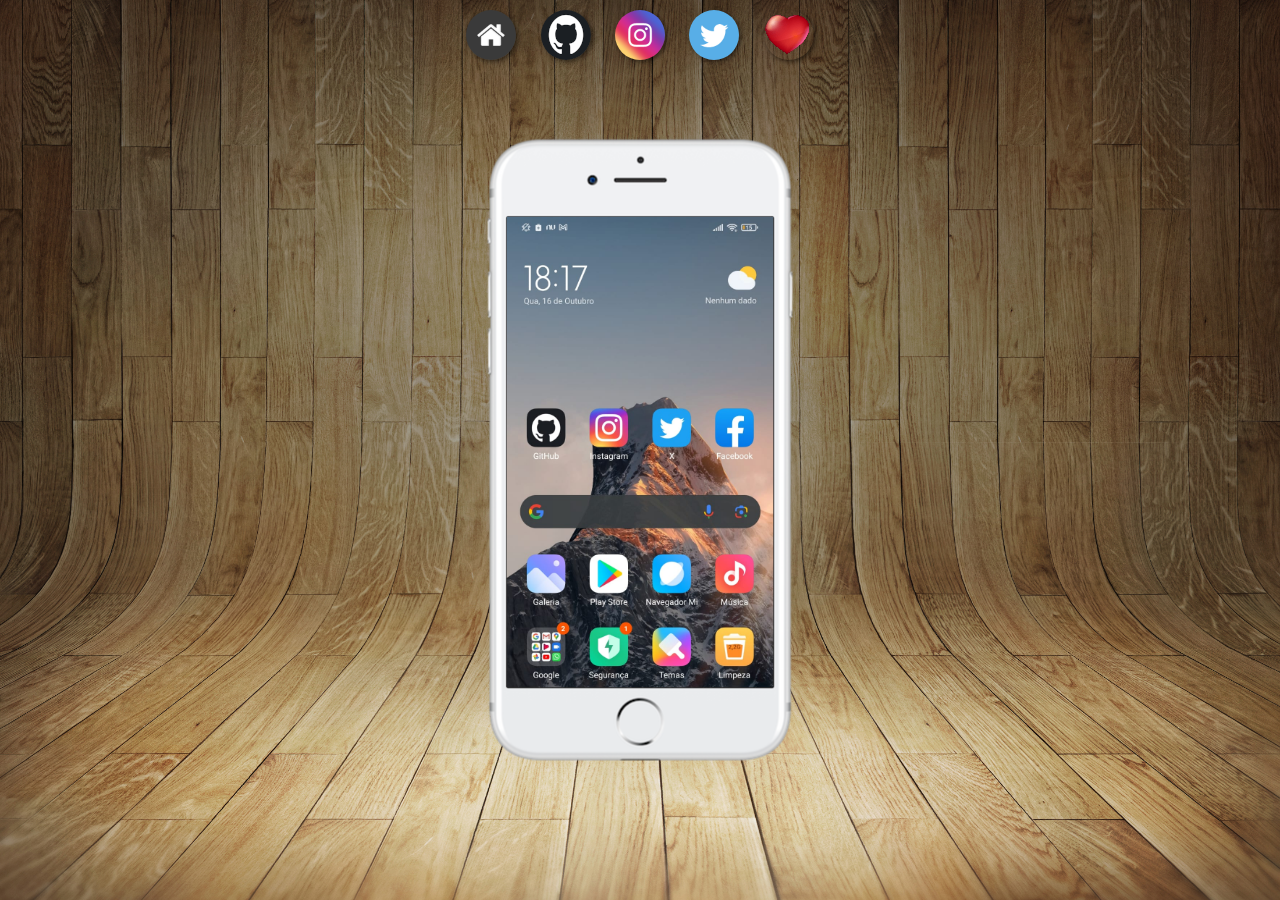
<file: index.html>
<!DOCTYPE html>
<html lang="pt-br">
<head>
    <meta charset="UTF-8">
    <meta name="viewport" content="width=device-width, initial-scale=1.0">
    <link rel="shortcut icon" href="favicon.ico" type="image/x-icon">
    <link rel="stylesheet" href="estilos/style.css">
    <title>Projeto Redes Sociais</title>
</head>
<body>
    <main>
        <section id="telefone">
            <iframe src="home.html" name="tela" id="tela" frameborder="0">
                Seu navegador não é compatível com isso.
            </iframe>
        </section>
        <section id="redes-sociais">
            <a href="home.html" target="tela"><img src="imagens/logo-home.jpg" alt="Home"></a>
            <!--<a href="youtube.html" target="tela"><img src="imagens/logo-youtube.jpg" alt="YouTube"></a><br>-->
            <a href="github.html" target="tela"><img src="imagens/logo-github2.png" alt="GitHub"></a>
            <a href="instagram.html" target="tela"><img src="imagens/logo-instagram.jpg" alt="Instagram"></a>
            <a href="twitter.html" target="tela"><img src="imagens/logo-twitter.jpg" alt="Twitter"></a>
            <!--<a href="facebook.html" target="tela"><img src="imagens/logo-facebook.jpg" alt="Facebook"></a>-->
            <a href="amor.html" target="tela"><img src="imagens/coracao.png" alt="Coração"></a>
        </section>
    </main>
</body>
</html>
</file>
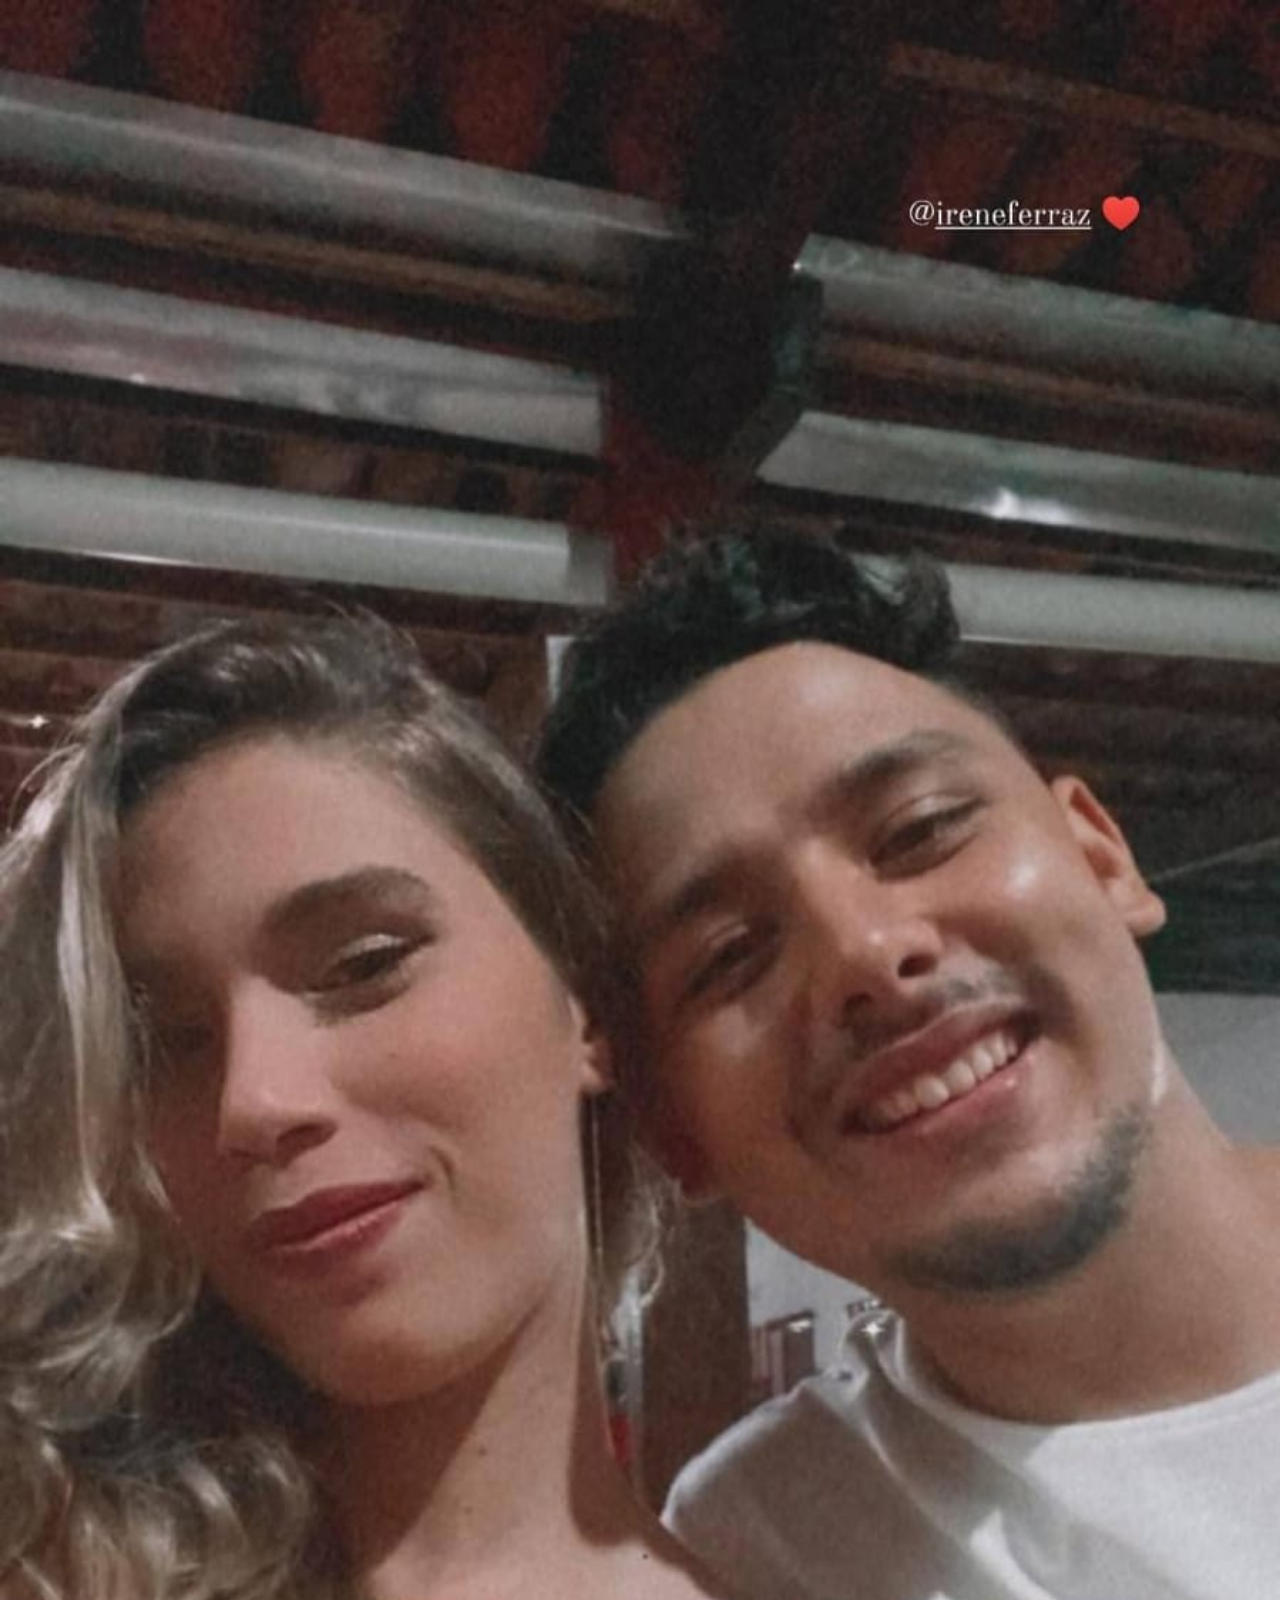
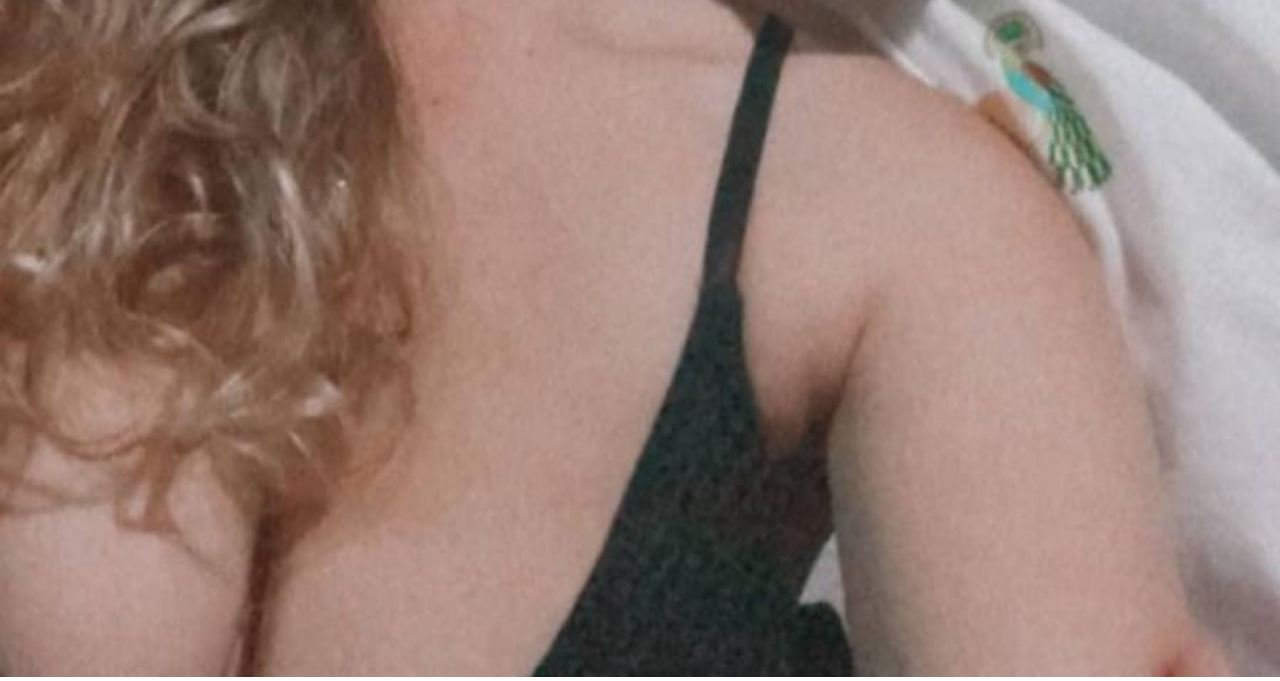
<file: amor.html>
<!DOCTYPE html>
<html lang="pt-br">
<head>
    <meta charset="UTF-8">
    <meta name="viewport" content="width=device-width, initial-scale=1.0">
    <title>Amor</title>
    <link rel="stylesheet" href="estilos/social.css">
</head>
<body>
    <img src="imagens/amor.jpeg" alt="Meu amor">
</body>
</html>
</file>
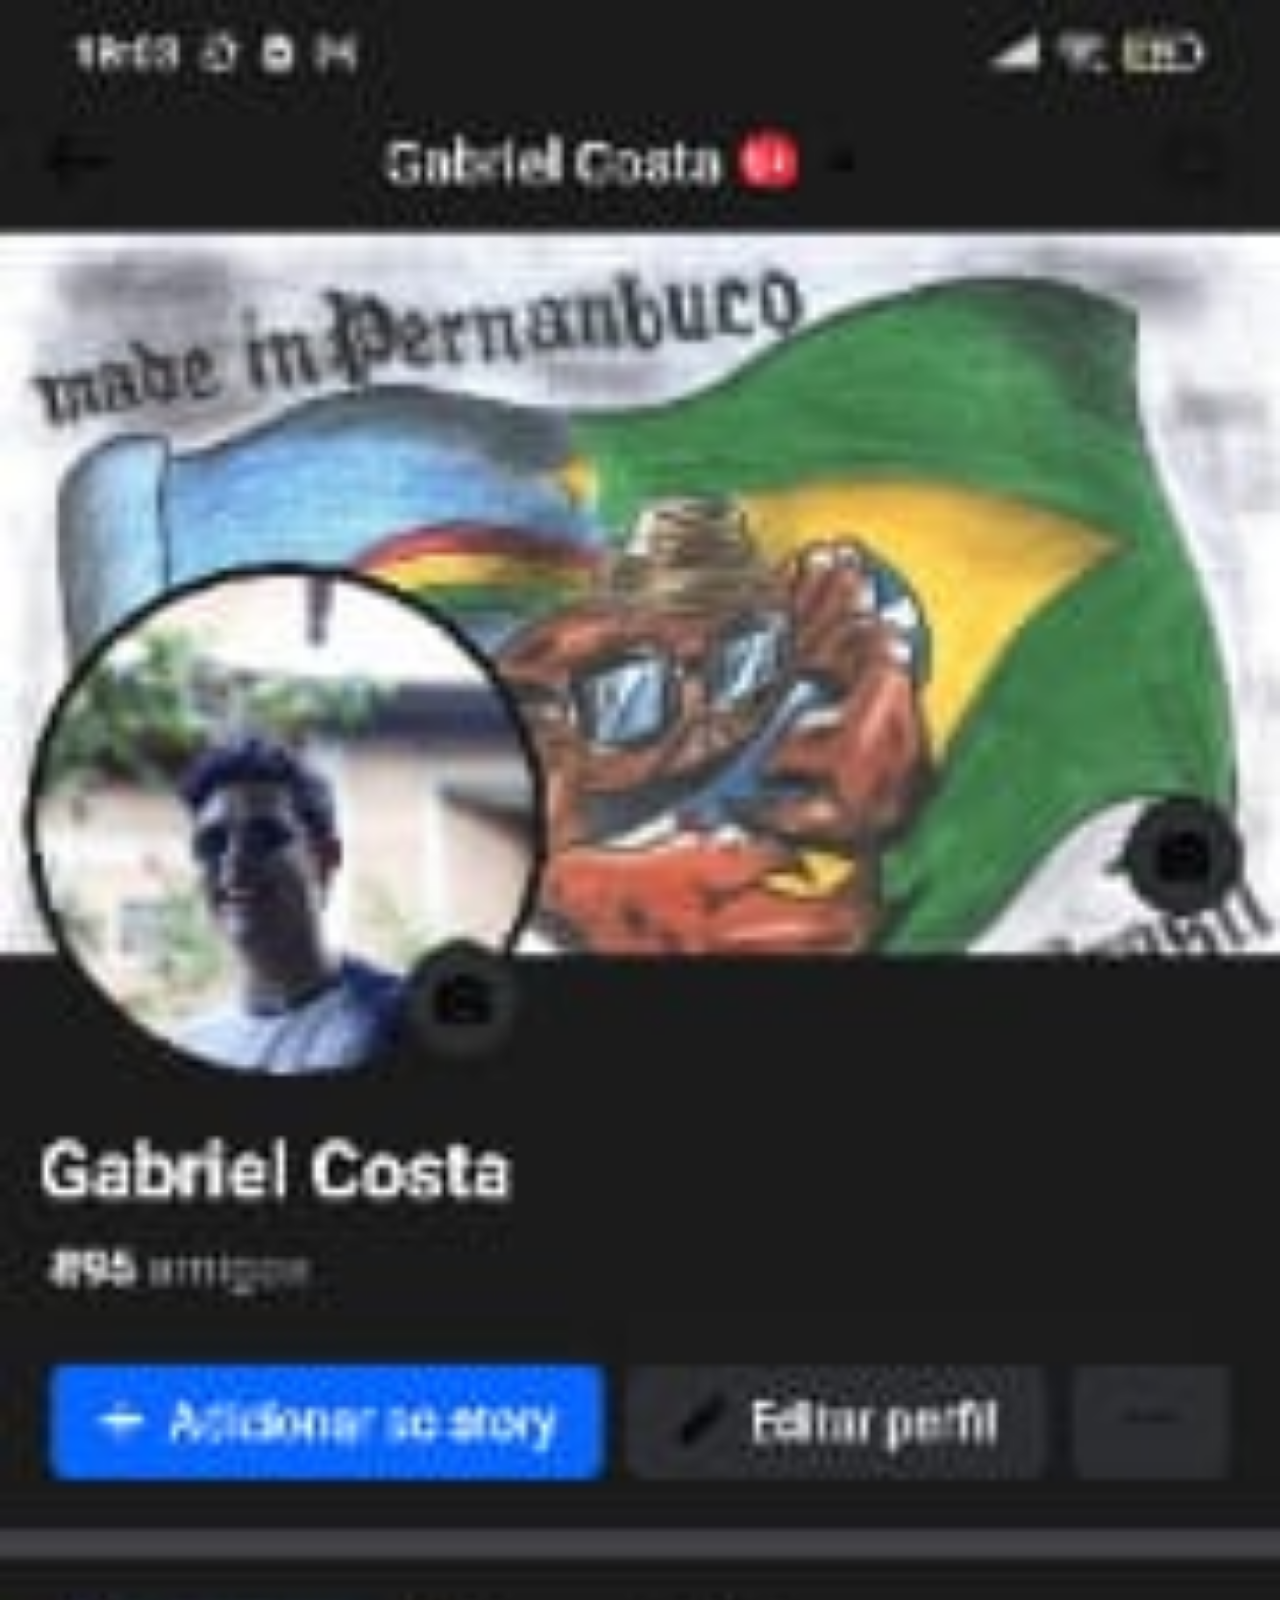
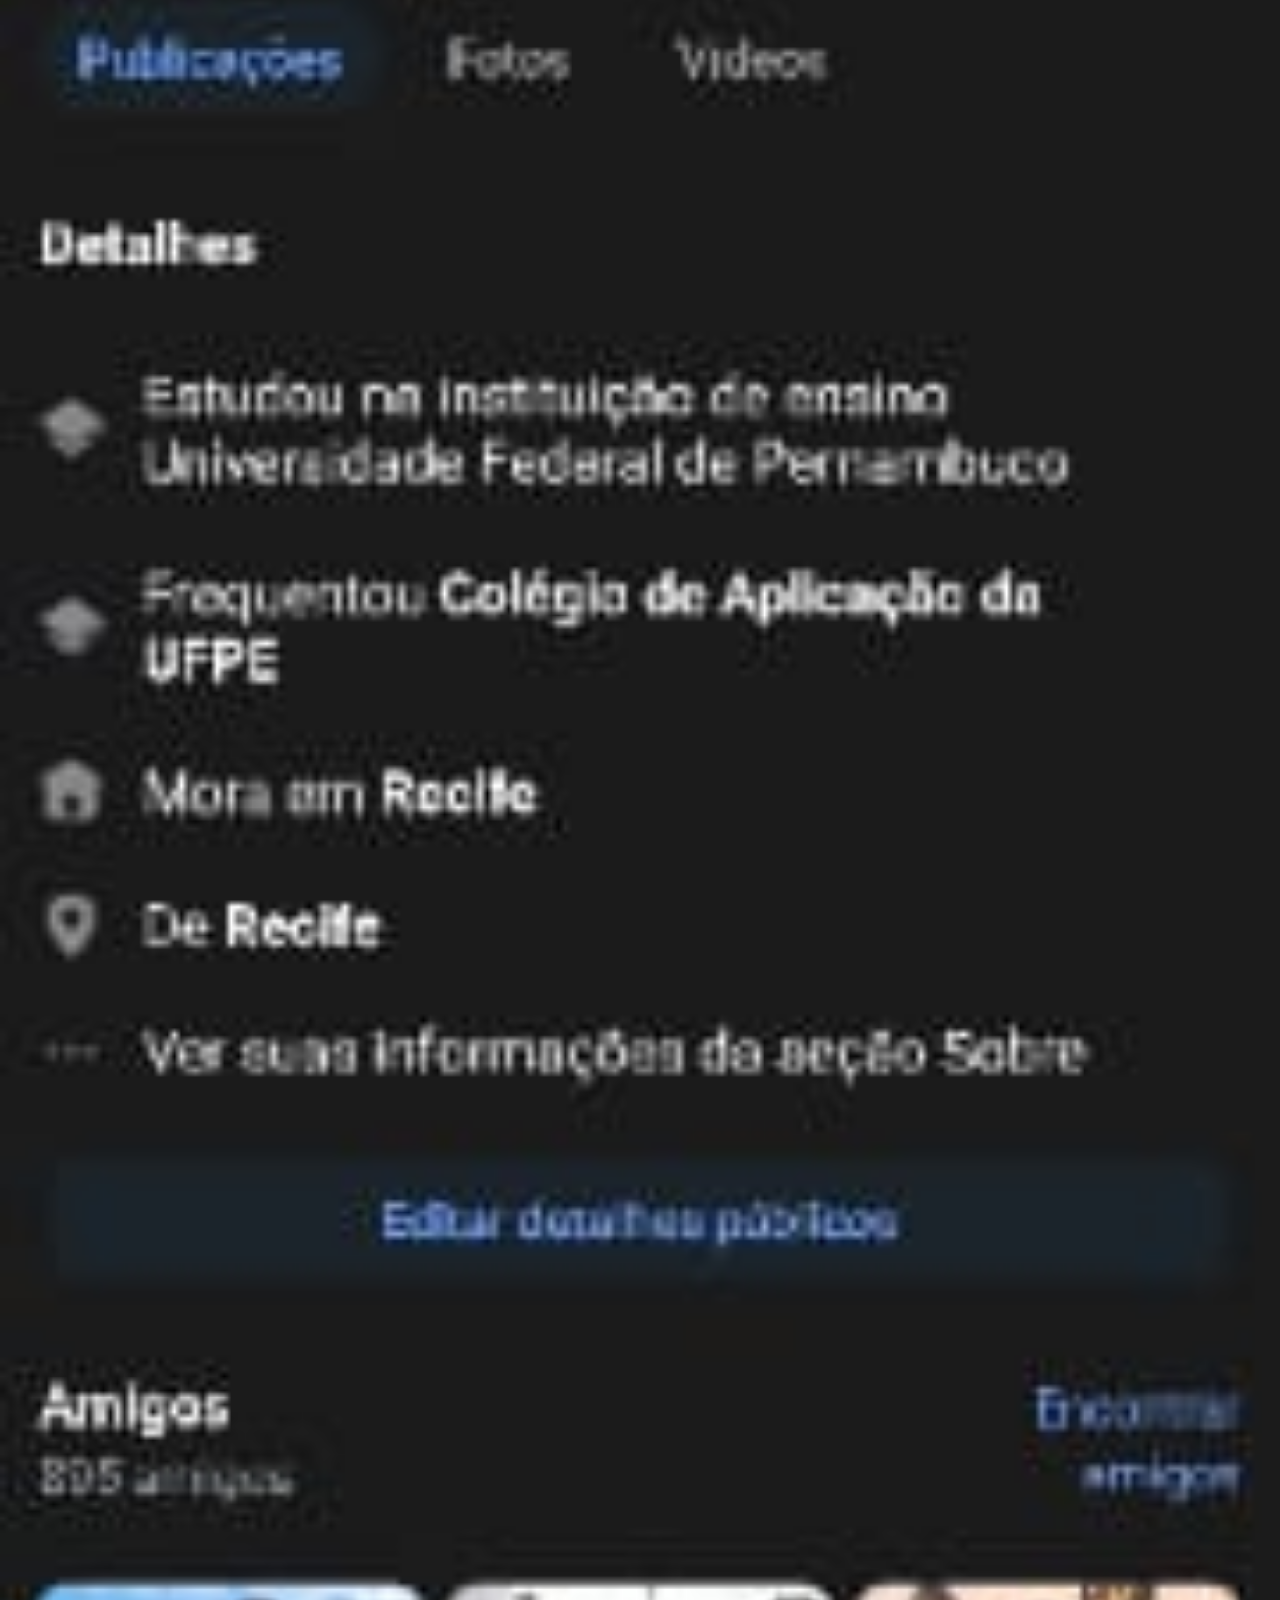
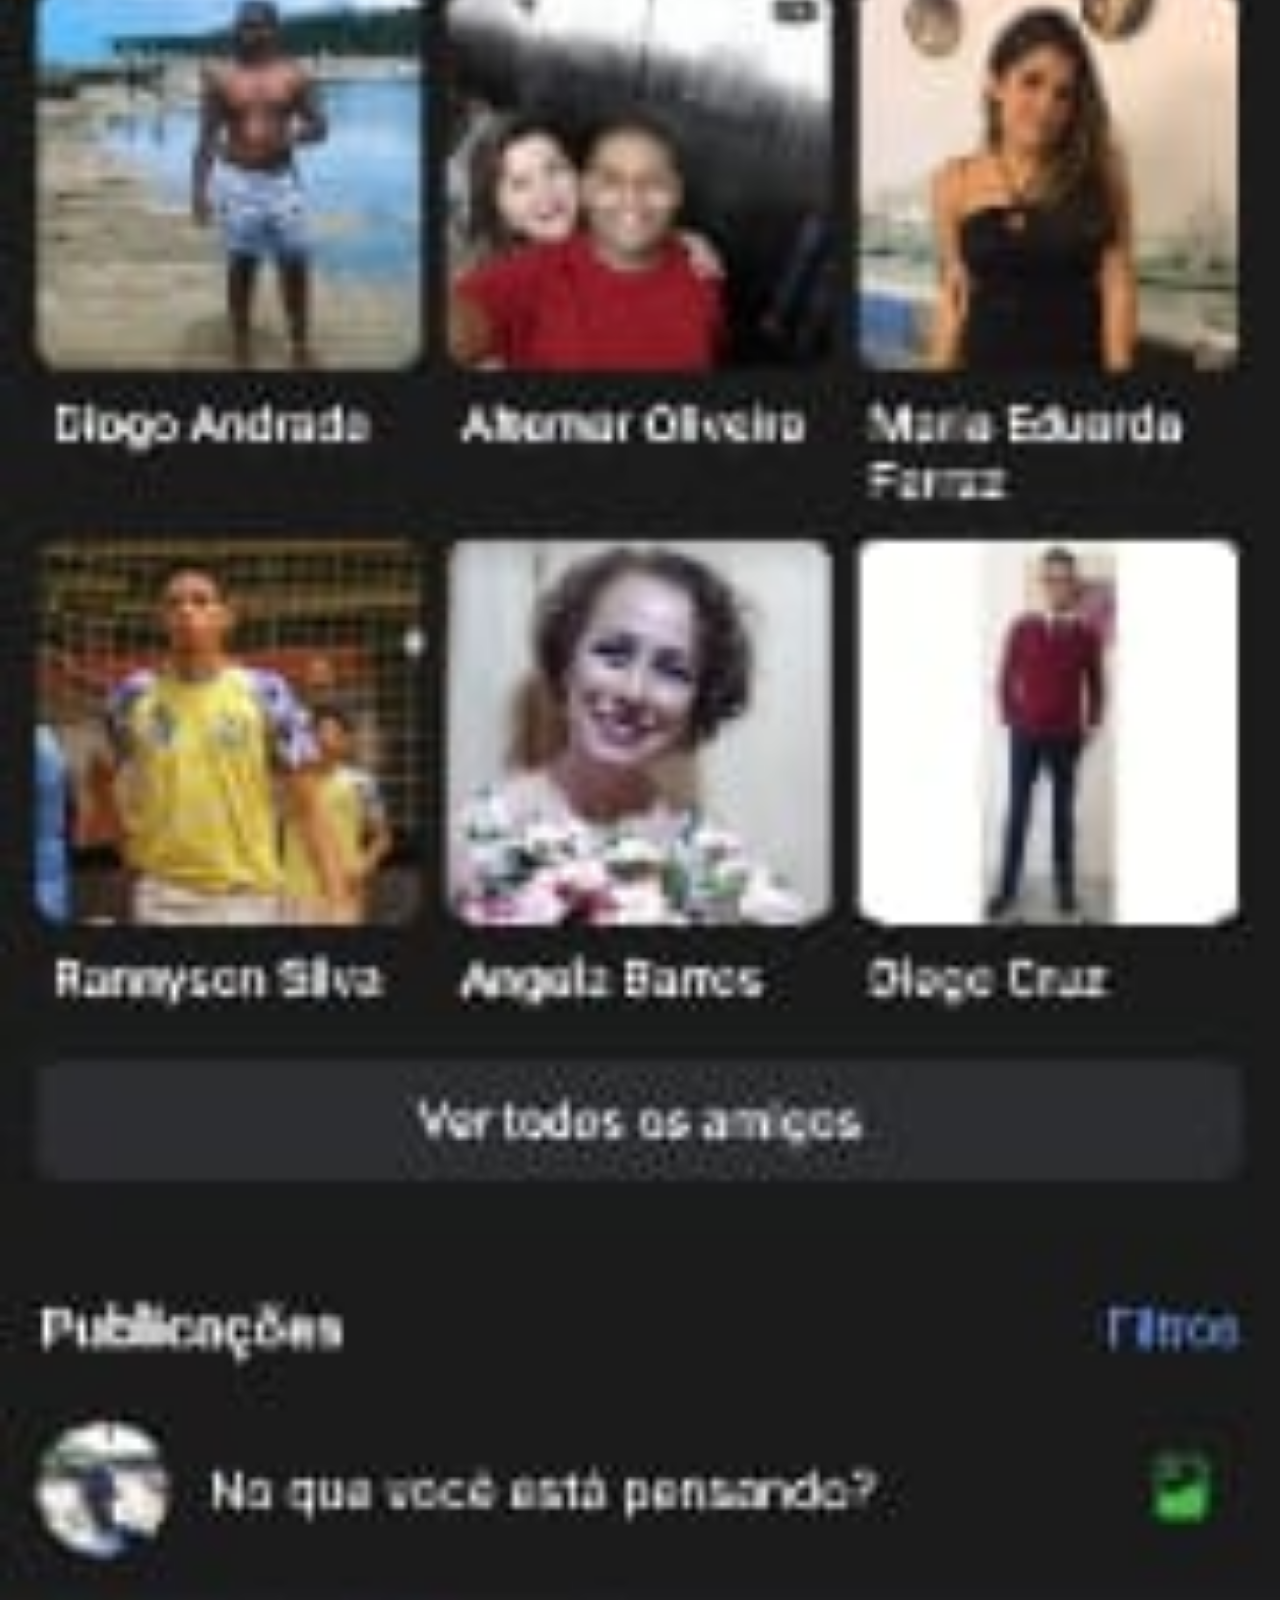
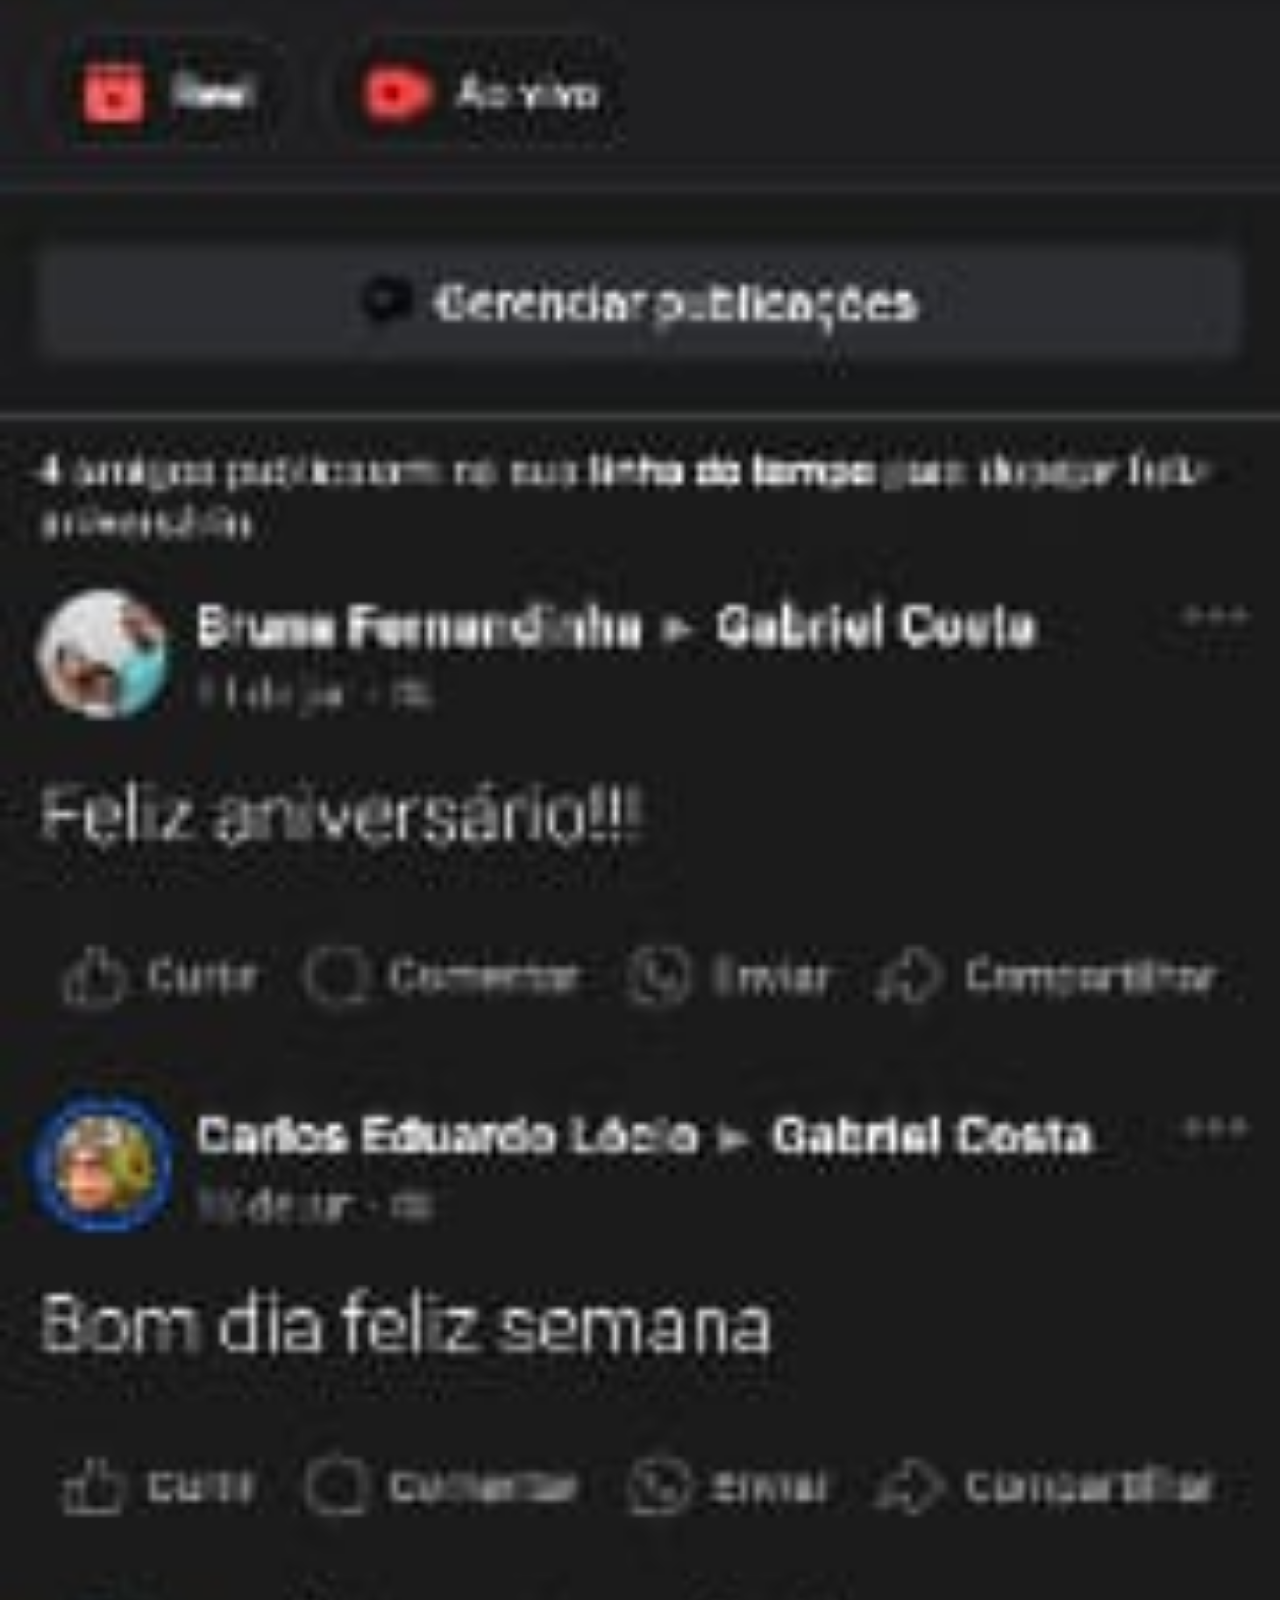
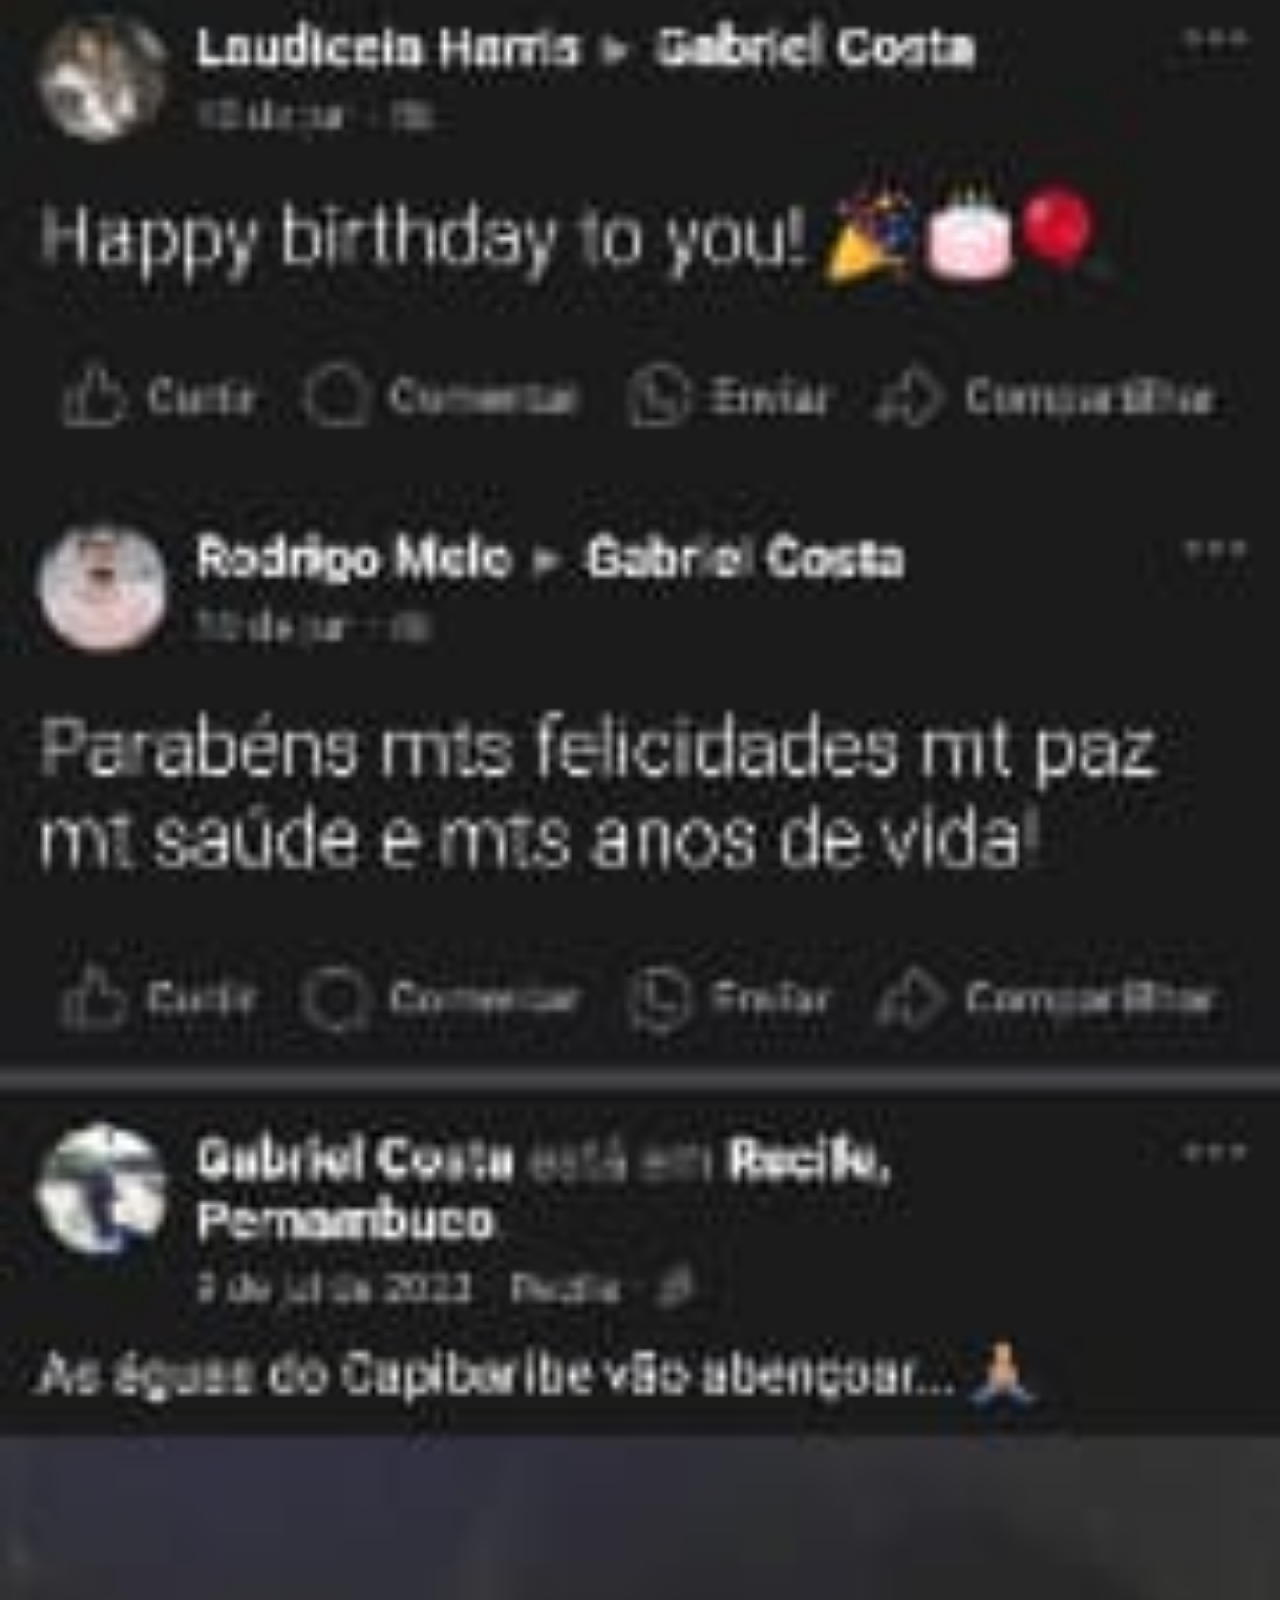
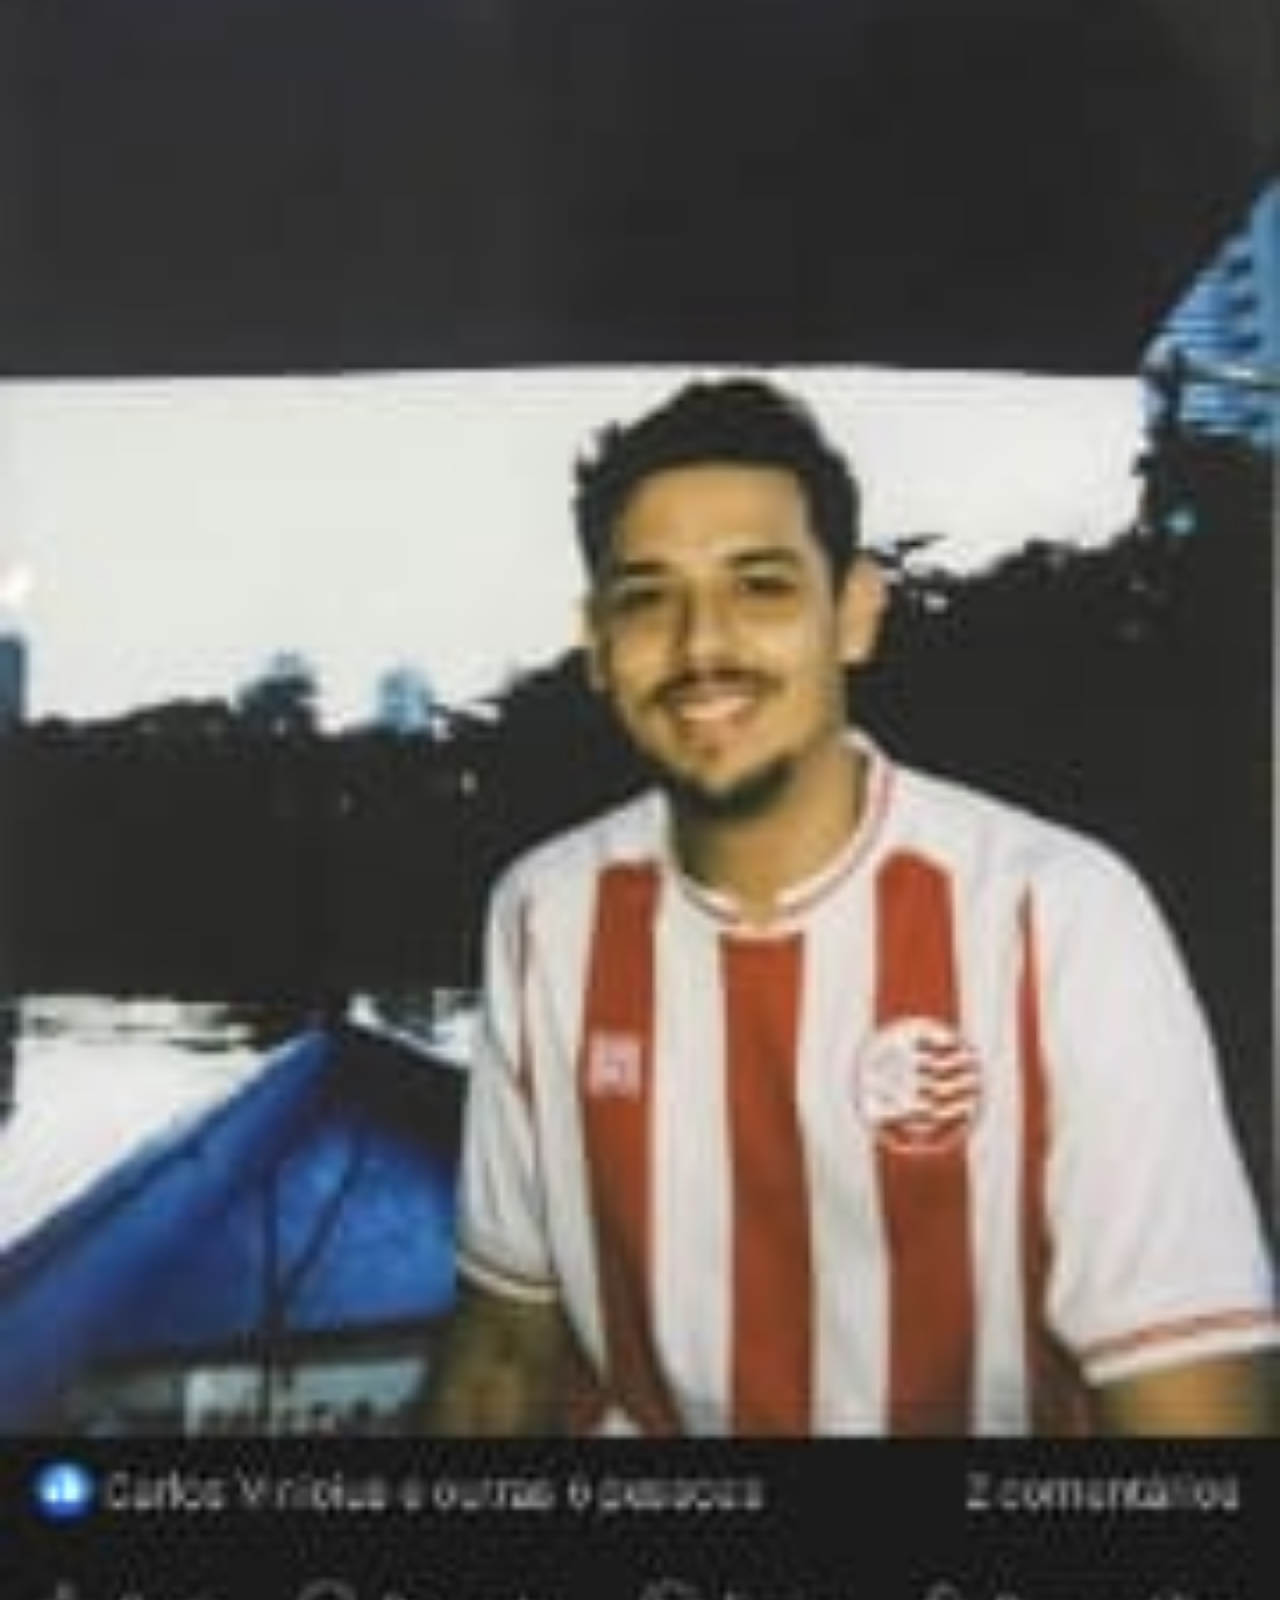
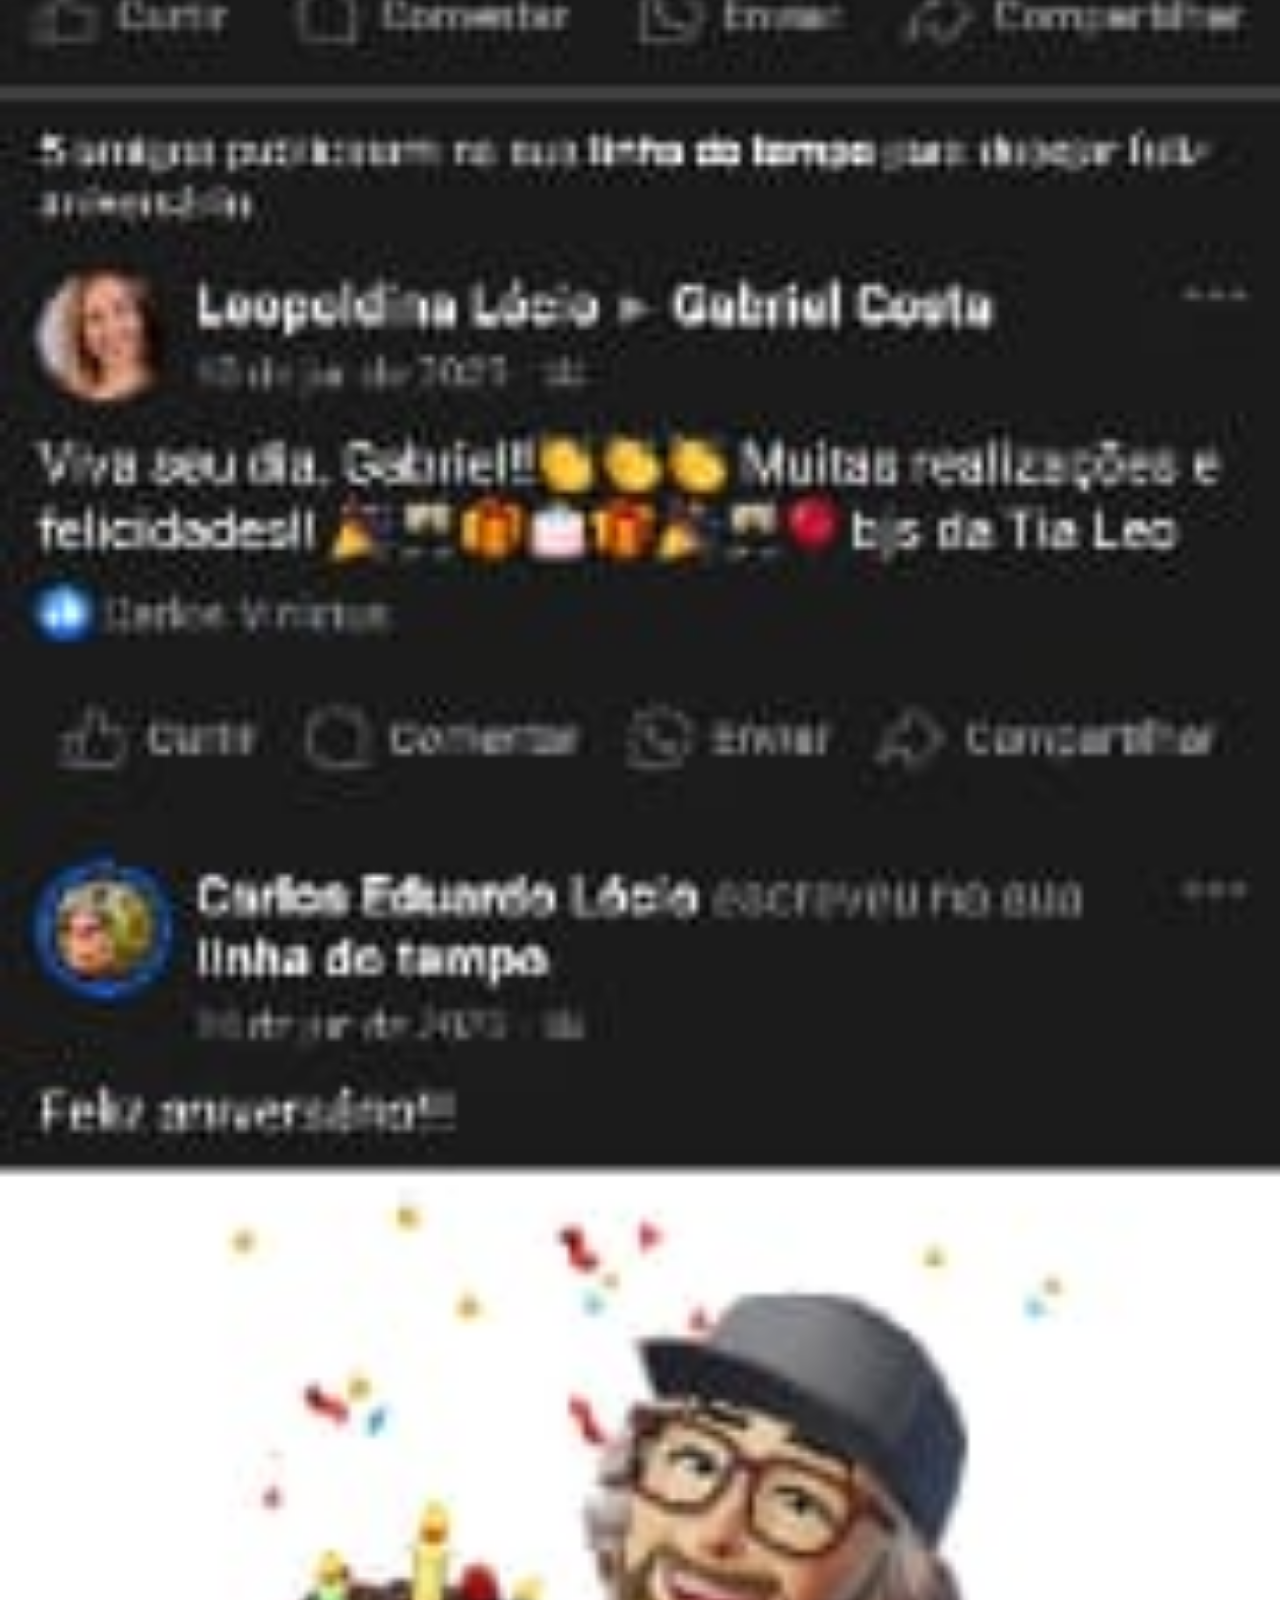
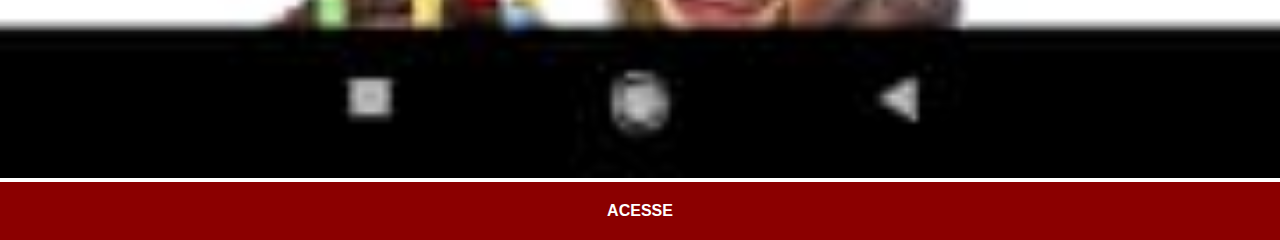
<file: facebook.html>
<!DOCTYPE html>
<html lang="pt-br">
<head>
    <meta charset="UTF-8">
    <meta name="viewport" content="width=device-width, initial-scale=1.0">
    <title>Facebook</title>
    <link rel="stylesheet" href="estilos/social.css">
</head>
<body>
    <img src="imagens/facebook.jpeg" alt="Facebook">
    <a href="https://www.facebook.com/gaabcostaa/" target="_blank">ACESSE</a>
</body>
</html>
</file>
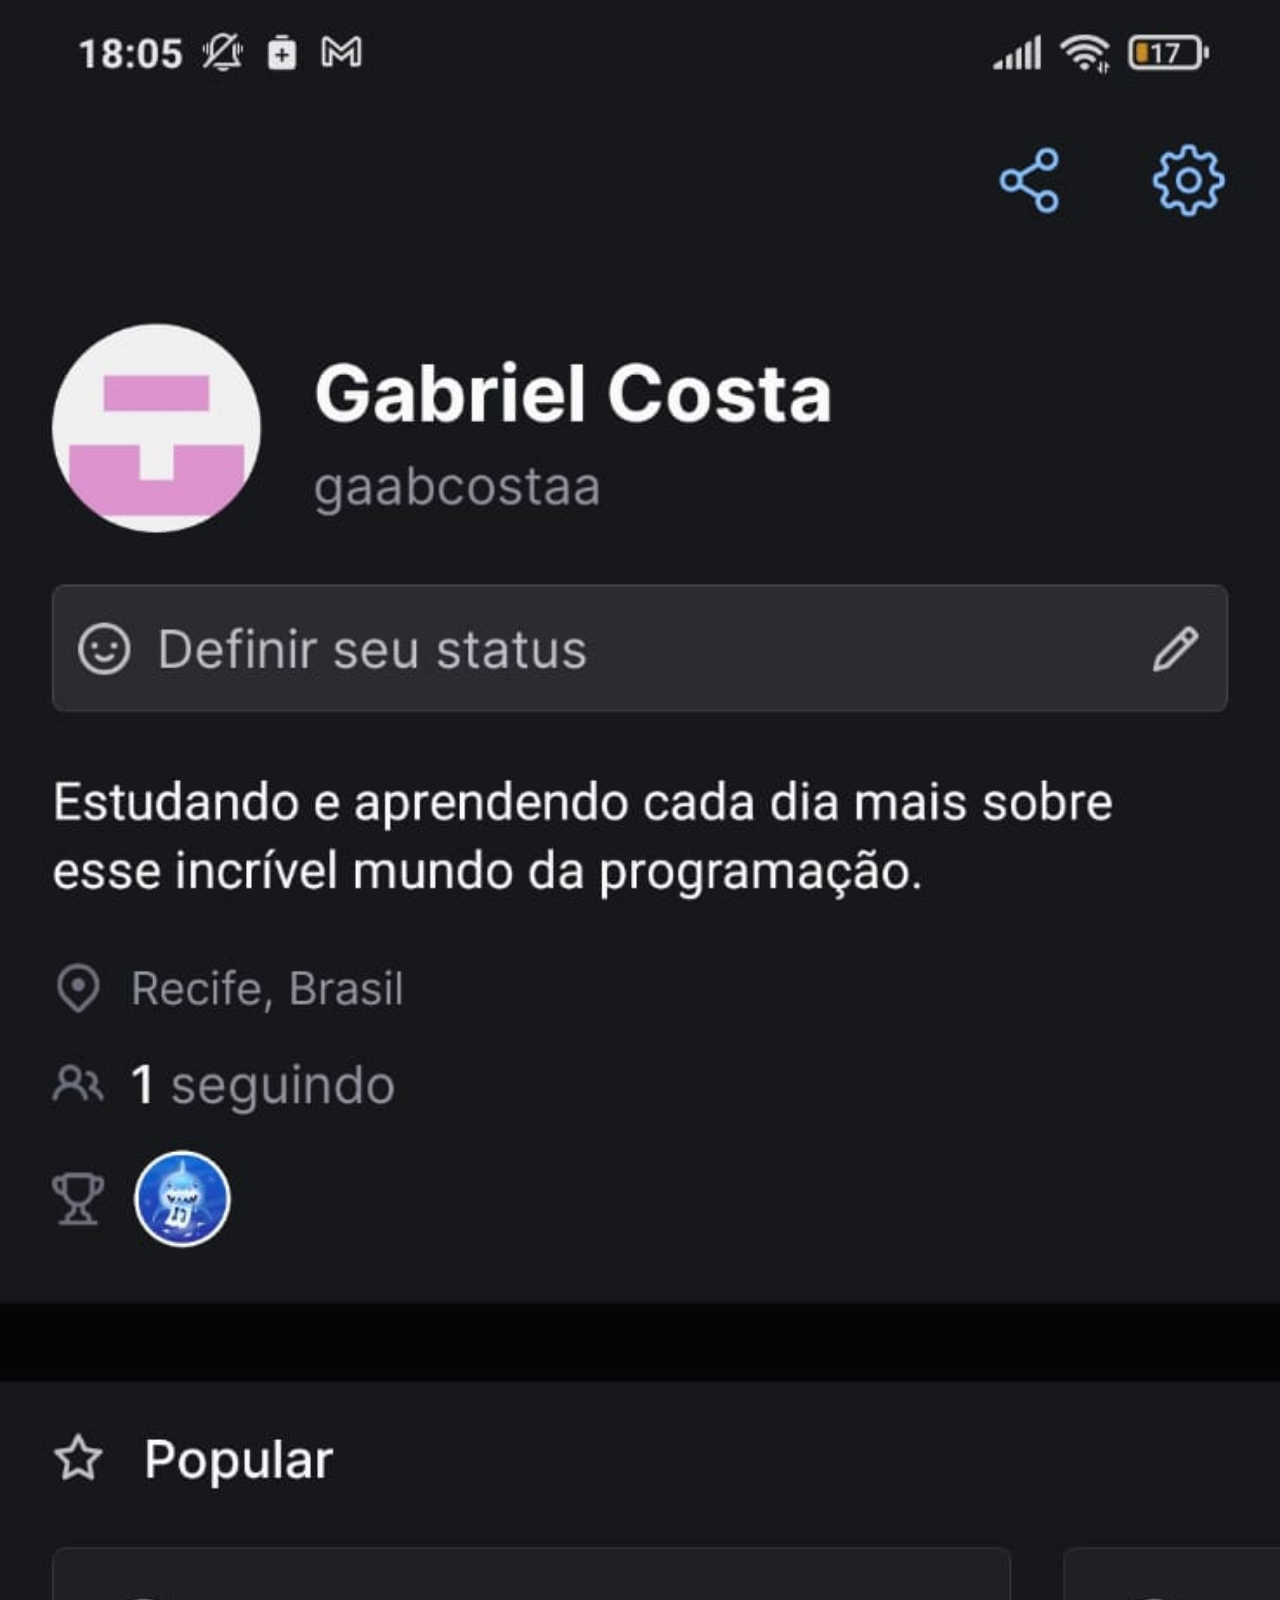
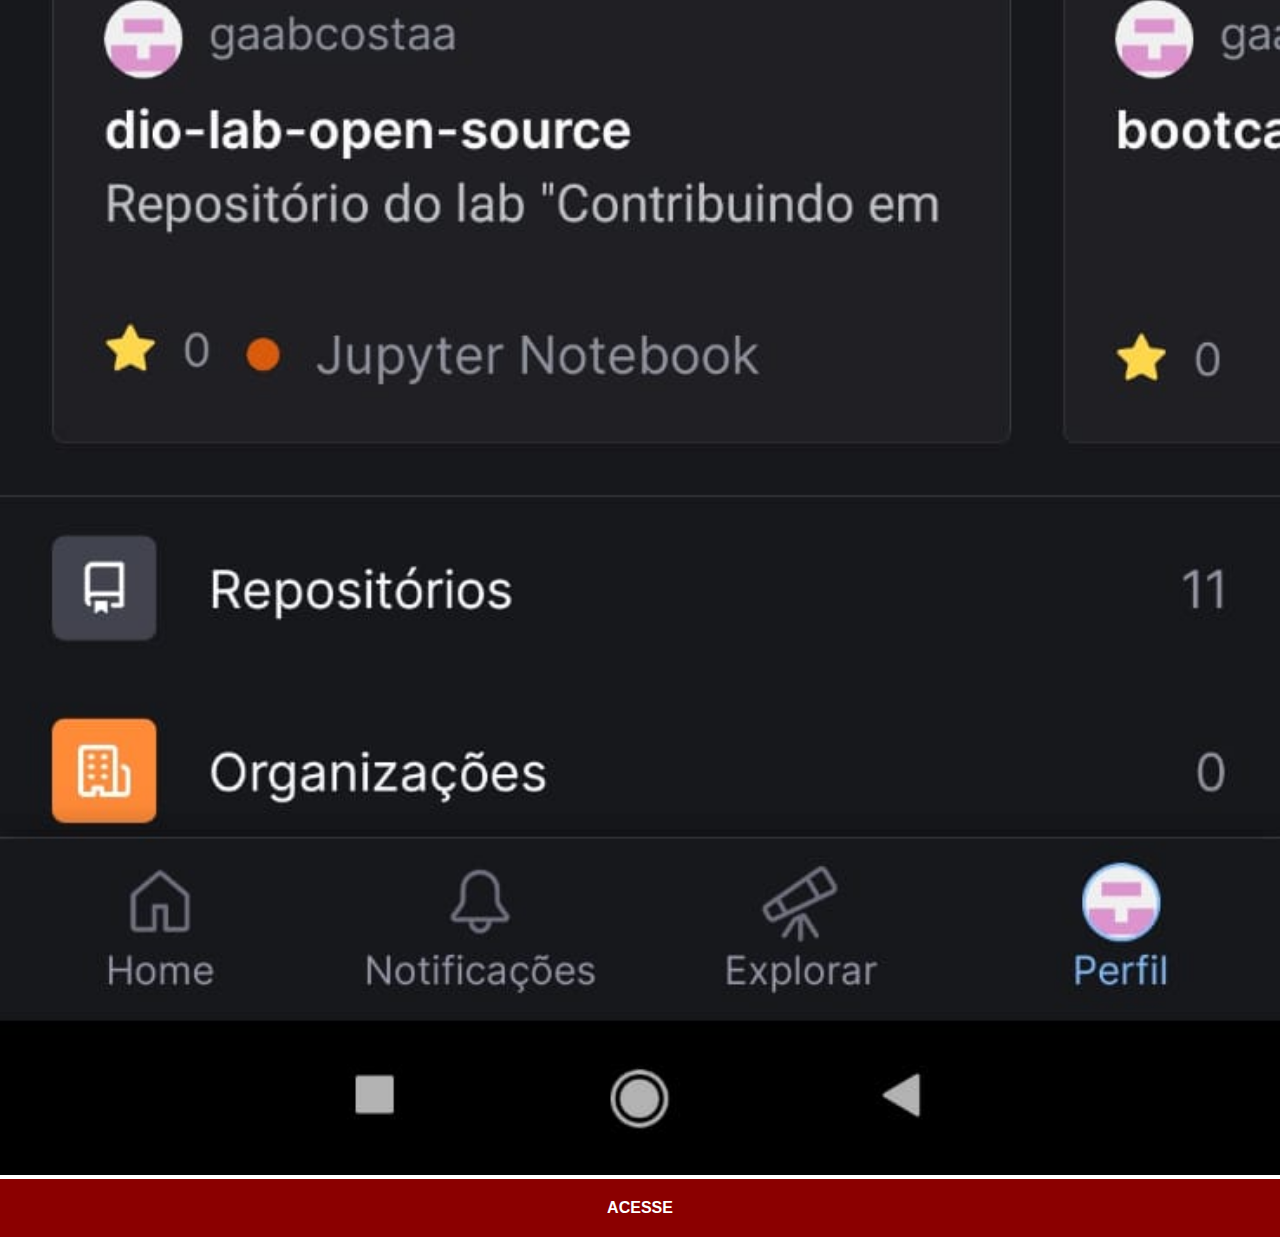
<file: github.html>
<!DOCTYPE html>
<html lang="pt-br">
<head>
    <meta charset="UTF-8">
    <meta name="viewport" content="width=device-width, initial-scale=1.0">
    <title>GitHub</title>
    <link rel="stylesheet" href="estilos/social.css">
</head>
<body>
    <img src="imagens/github.jpeg" alt="GitHub">
    <a href="https://gustavoguanabara.github.io/" target="_blank">ACESSE</a>
</body>
</html>
</file>
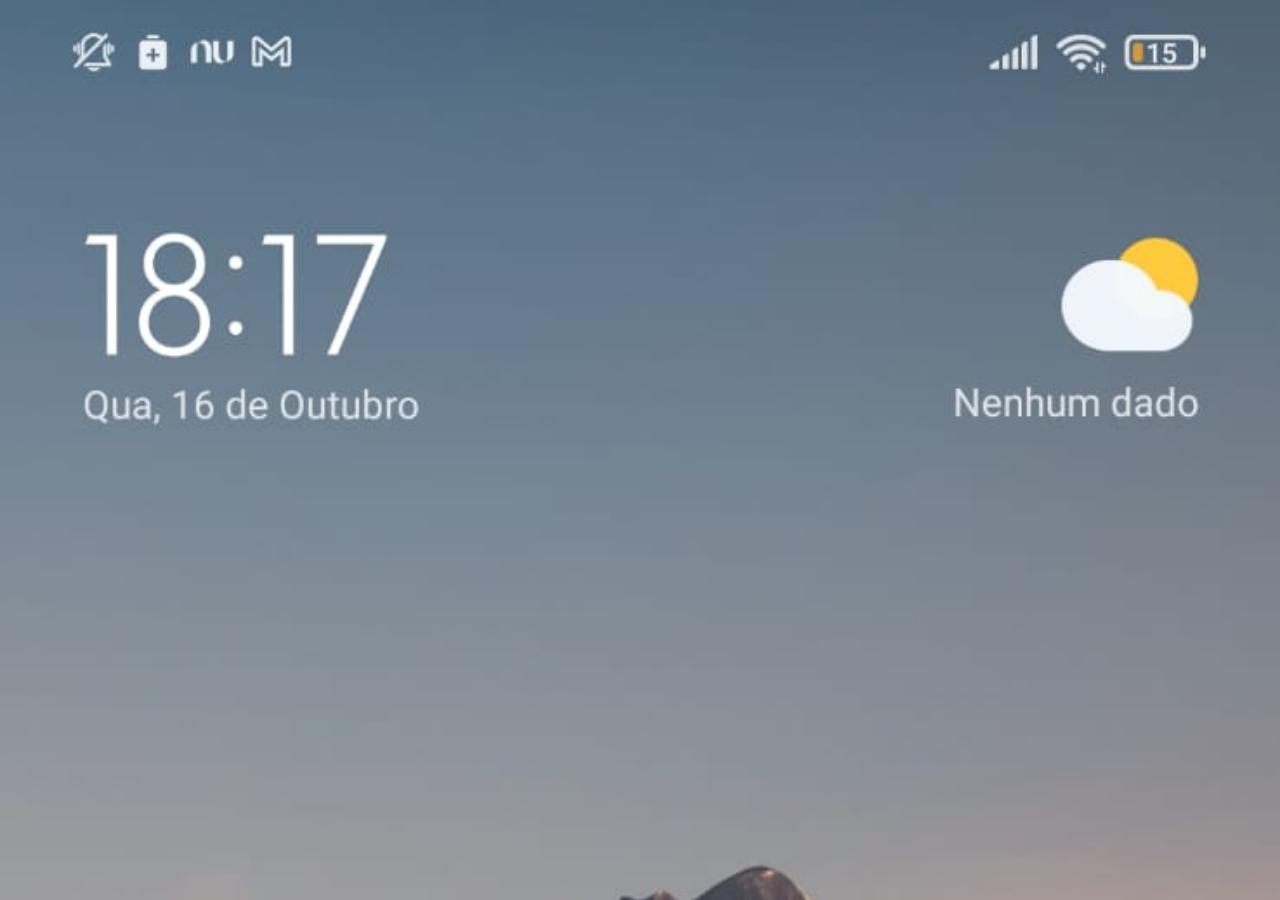
<file: home.html>
<!DOCTYPE html>
<html lang="pt-br">
<head>
    <meta charset="UTF-8">
    <meta name="viewport" content="width=device-width, initial-scale=1.0">
    <title>Home</title>
    <style>
        * {
            margin: 0px;
            padding: 0px;
        }

        body {
            width: 100vw;
            height: 100vh;
            background: black url(imagens/home2.jpeg) no-repeat top center;
            background-size: cover;
        }
    </style>
</head>
<body>
    
</body>
</html>
</file>
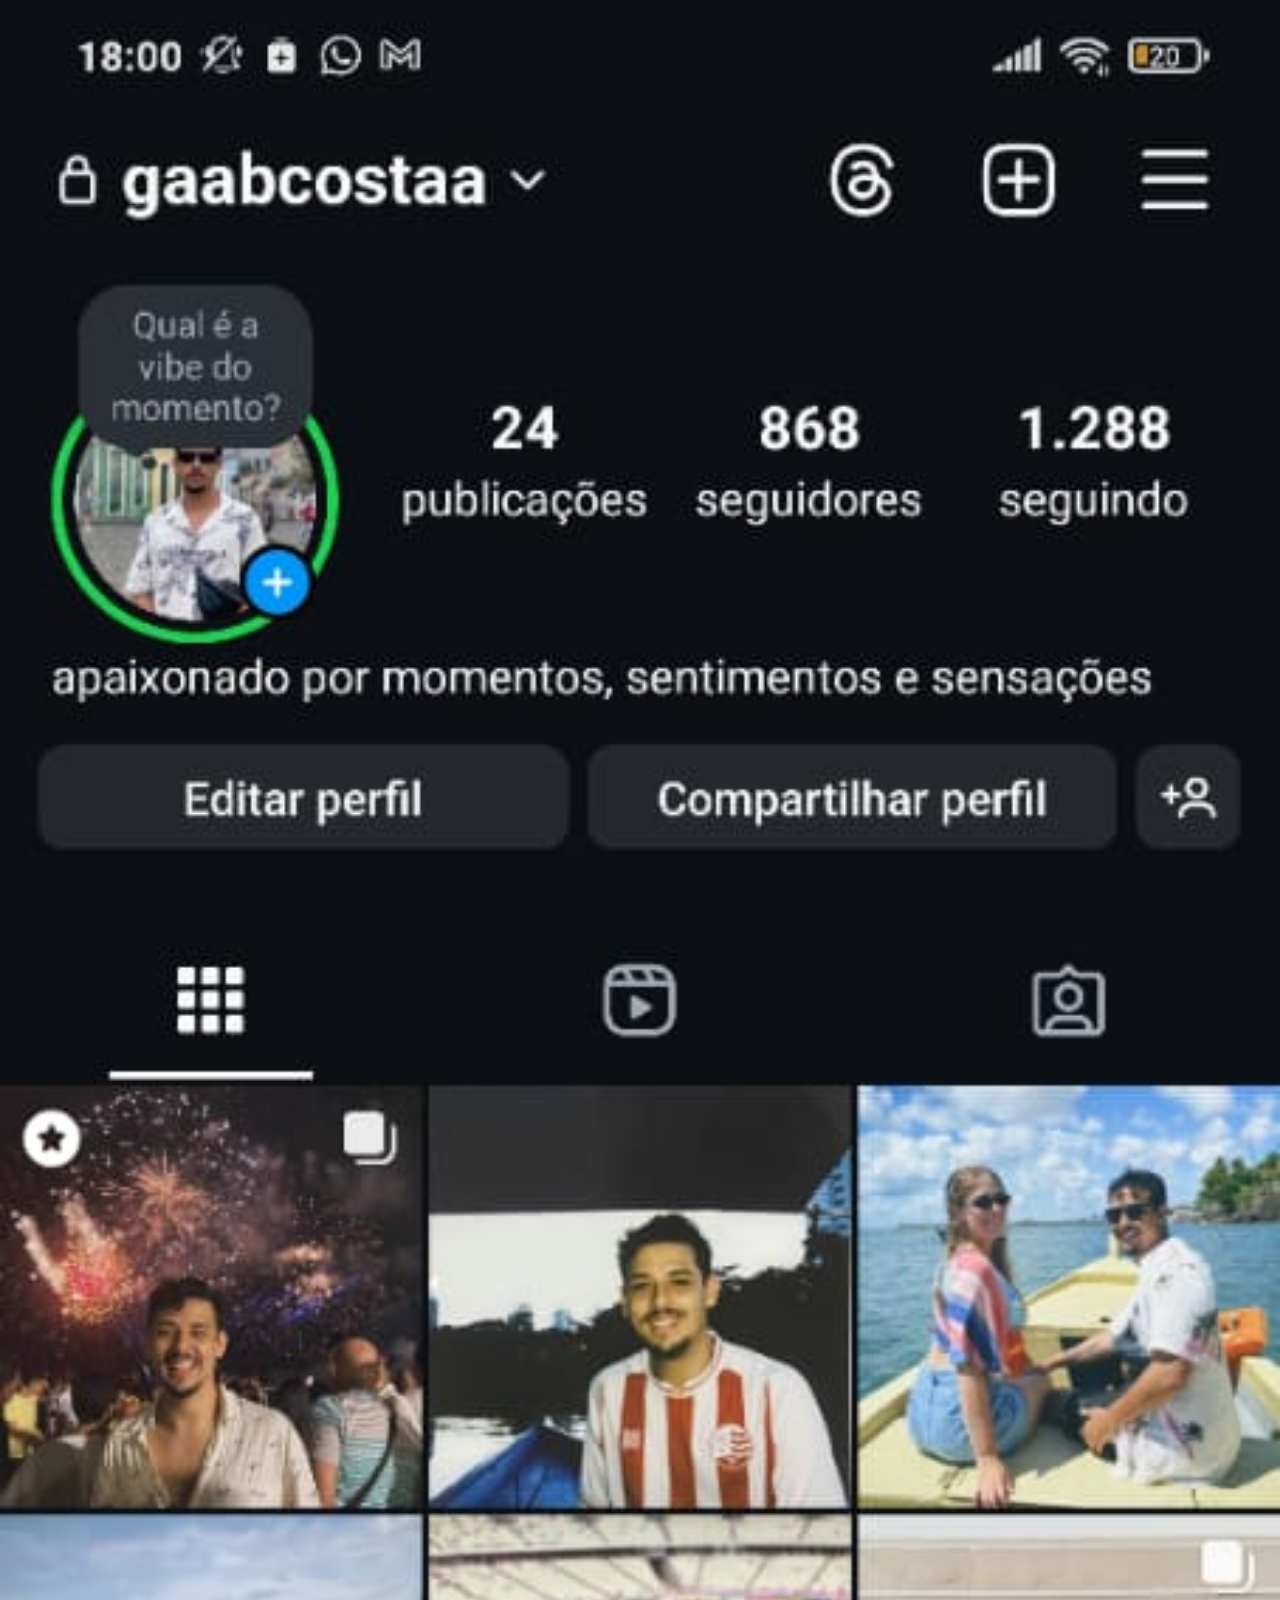
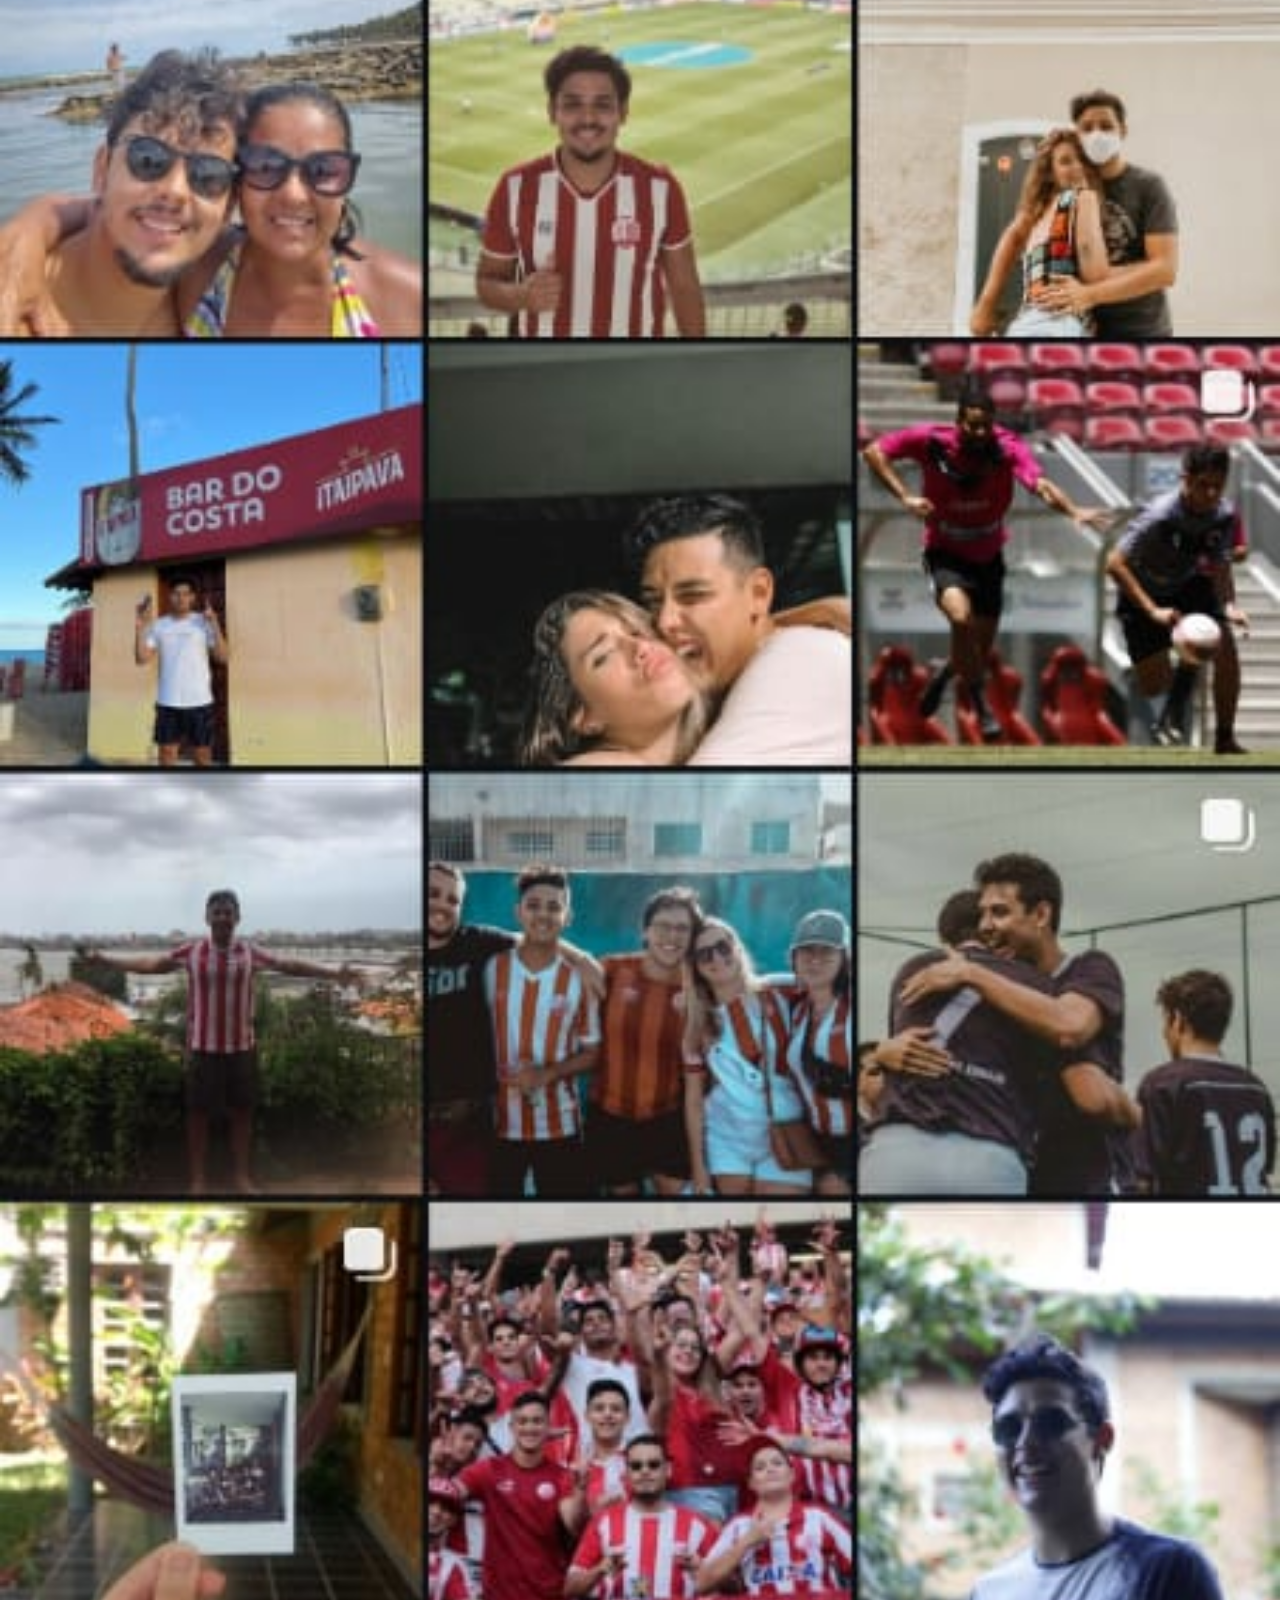
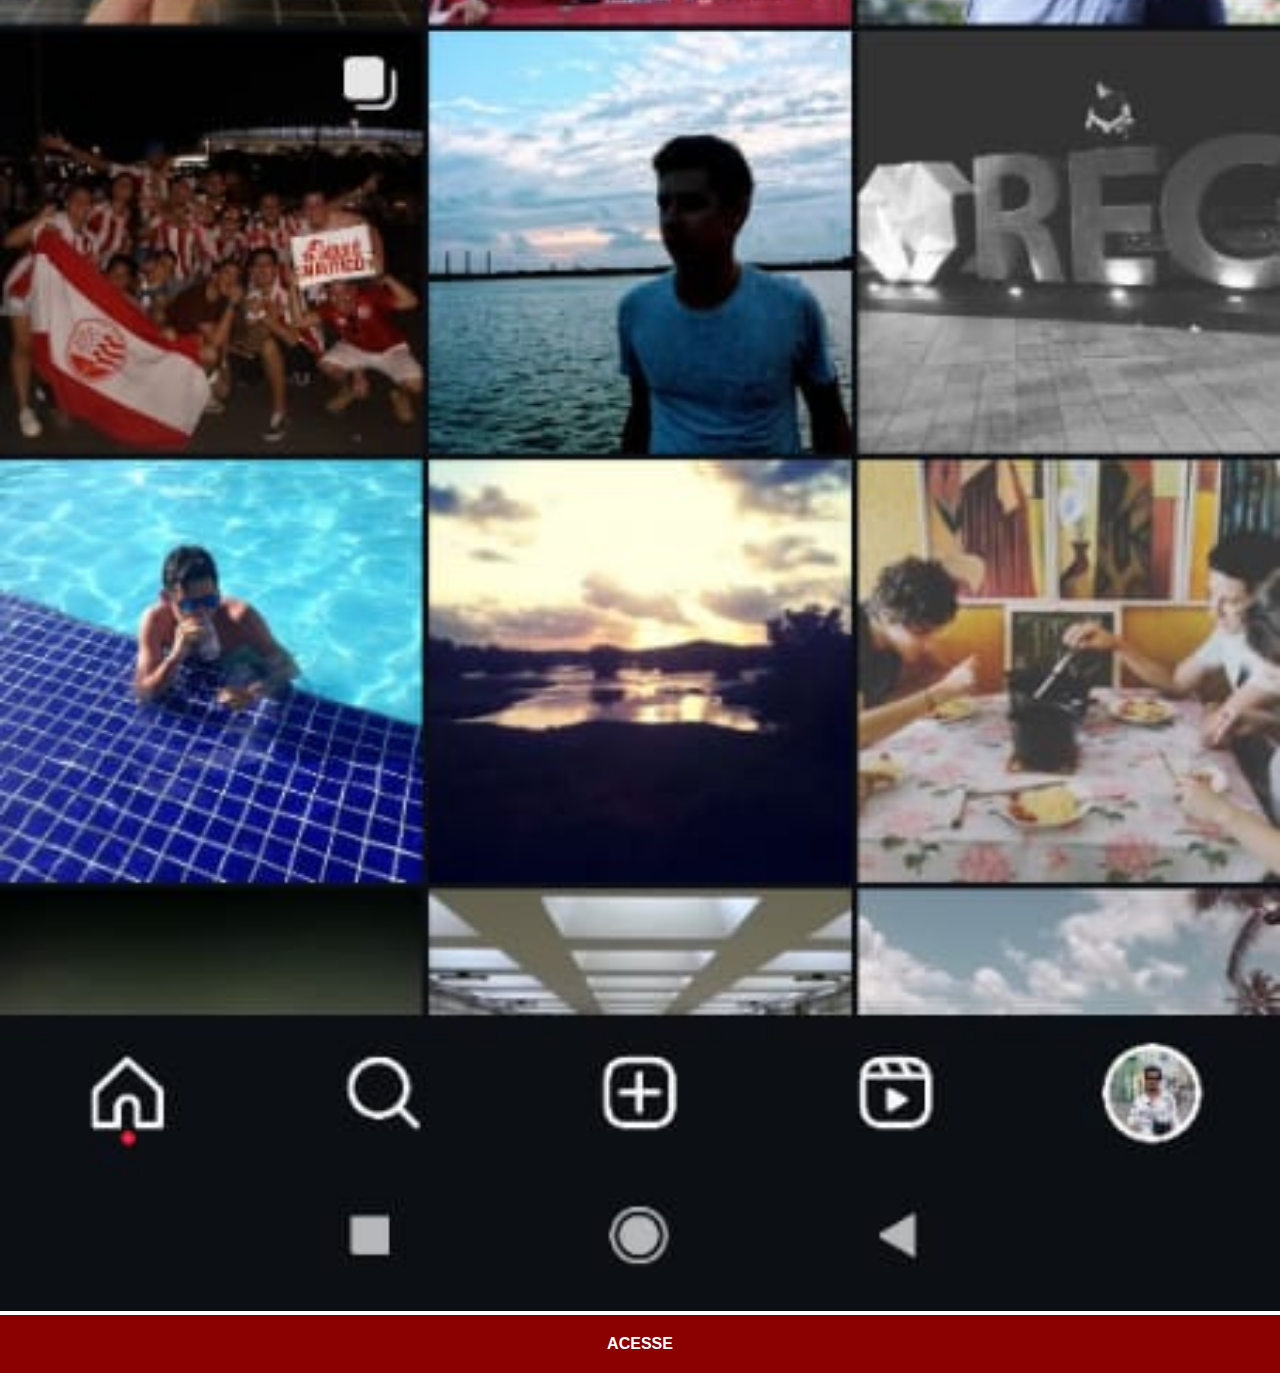
<file: instagram.html>
<!DOCTYPE html>
<html lang="pt-br">
<head>
    <meta charset="UTF-8">
    <meta name="viewport" content="width=device-width, initial-scale=1.0">
    <title>Instagram</title>
    <link rel="stylesheet" href="estilos/social.css">
</head>
<body>
    <img src="imagens/instagram.jpeg" alt="Instagram">
    <a href="https://www.instagram.com/gaabcostaa/" target="_blank">ACESSE</a>
</body>
</html>
</file>
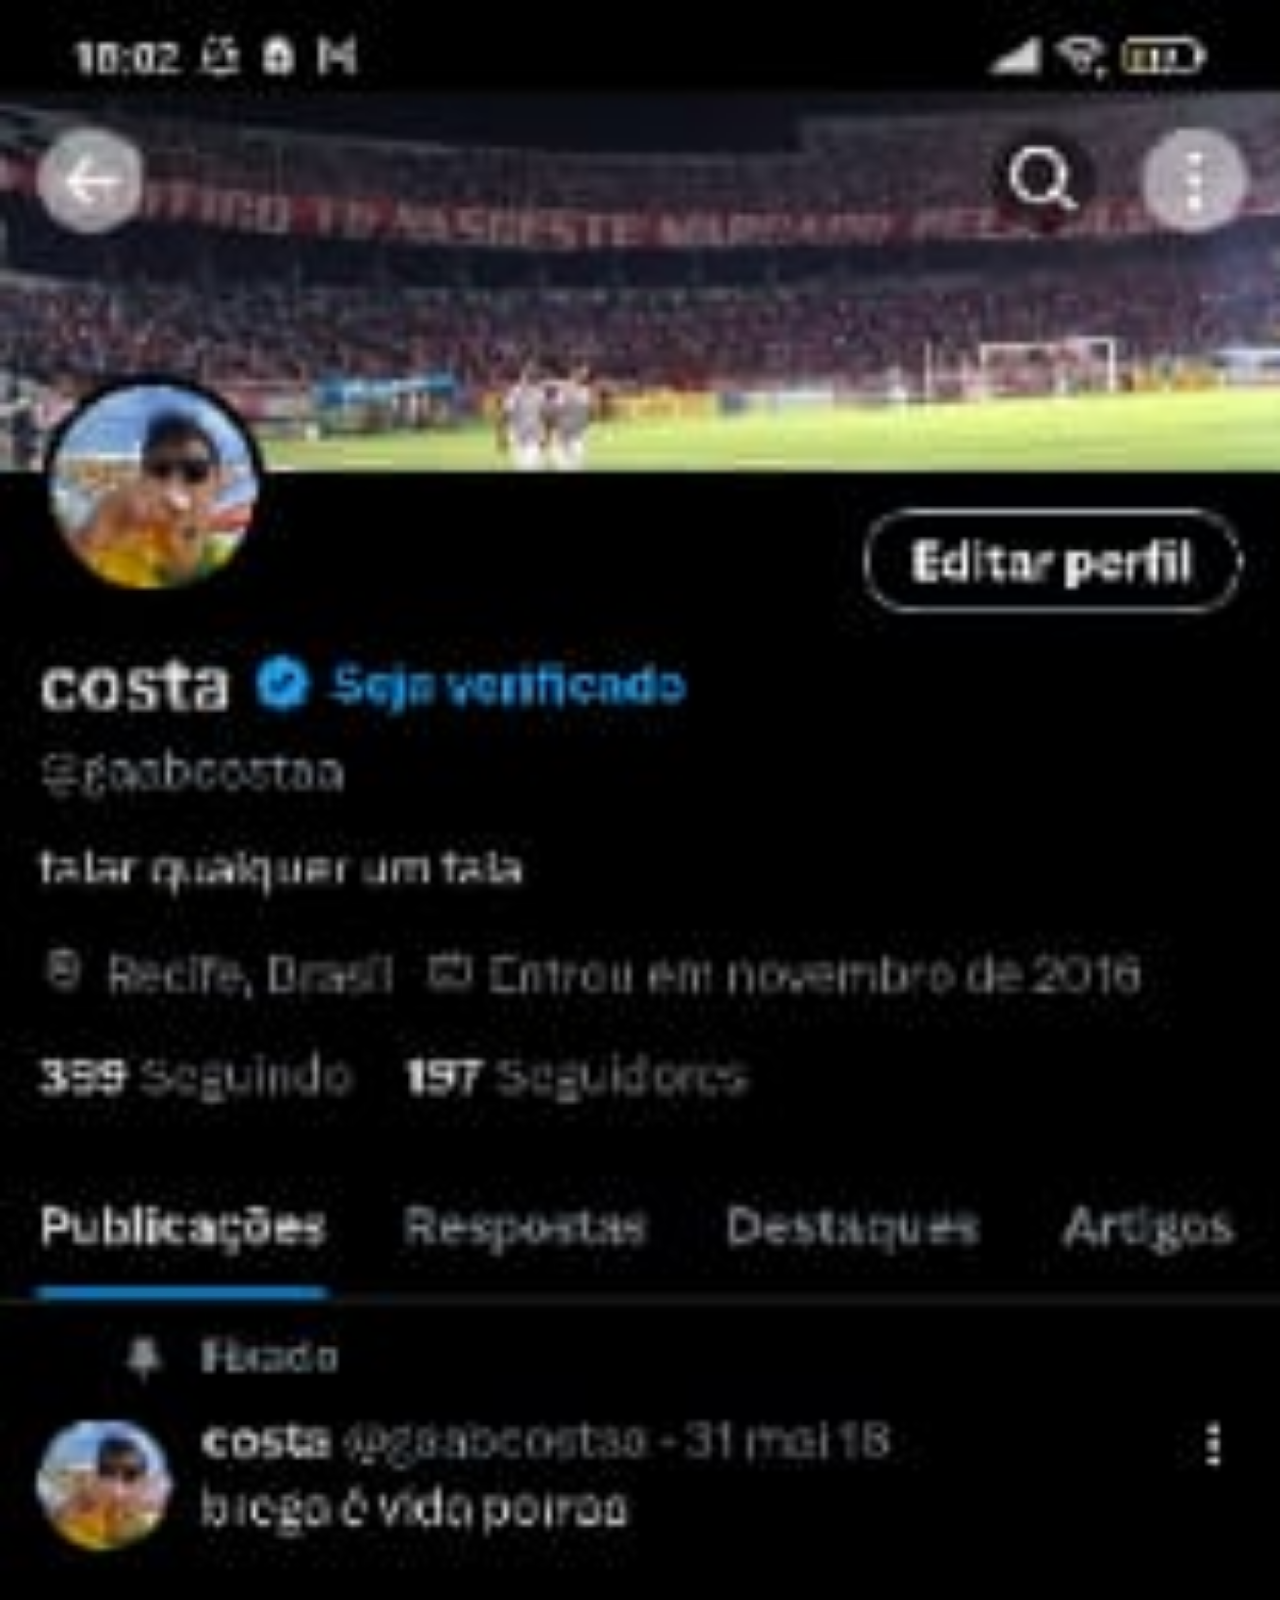
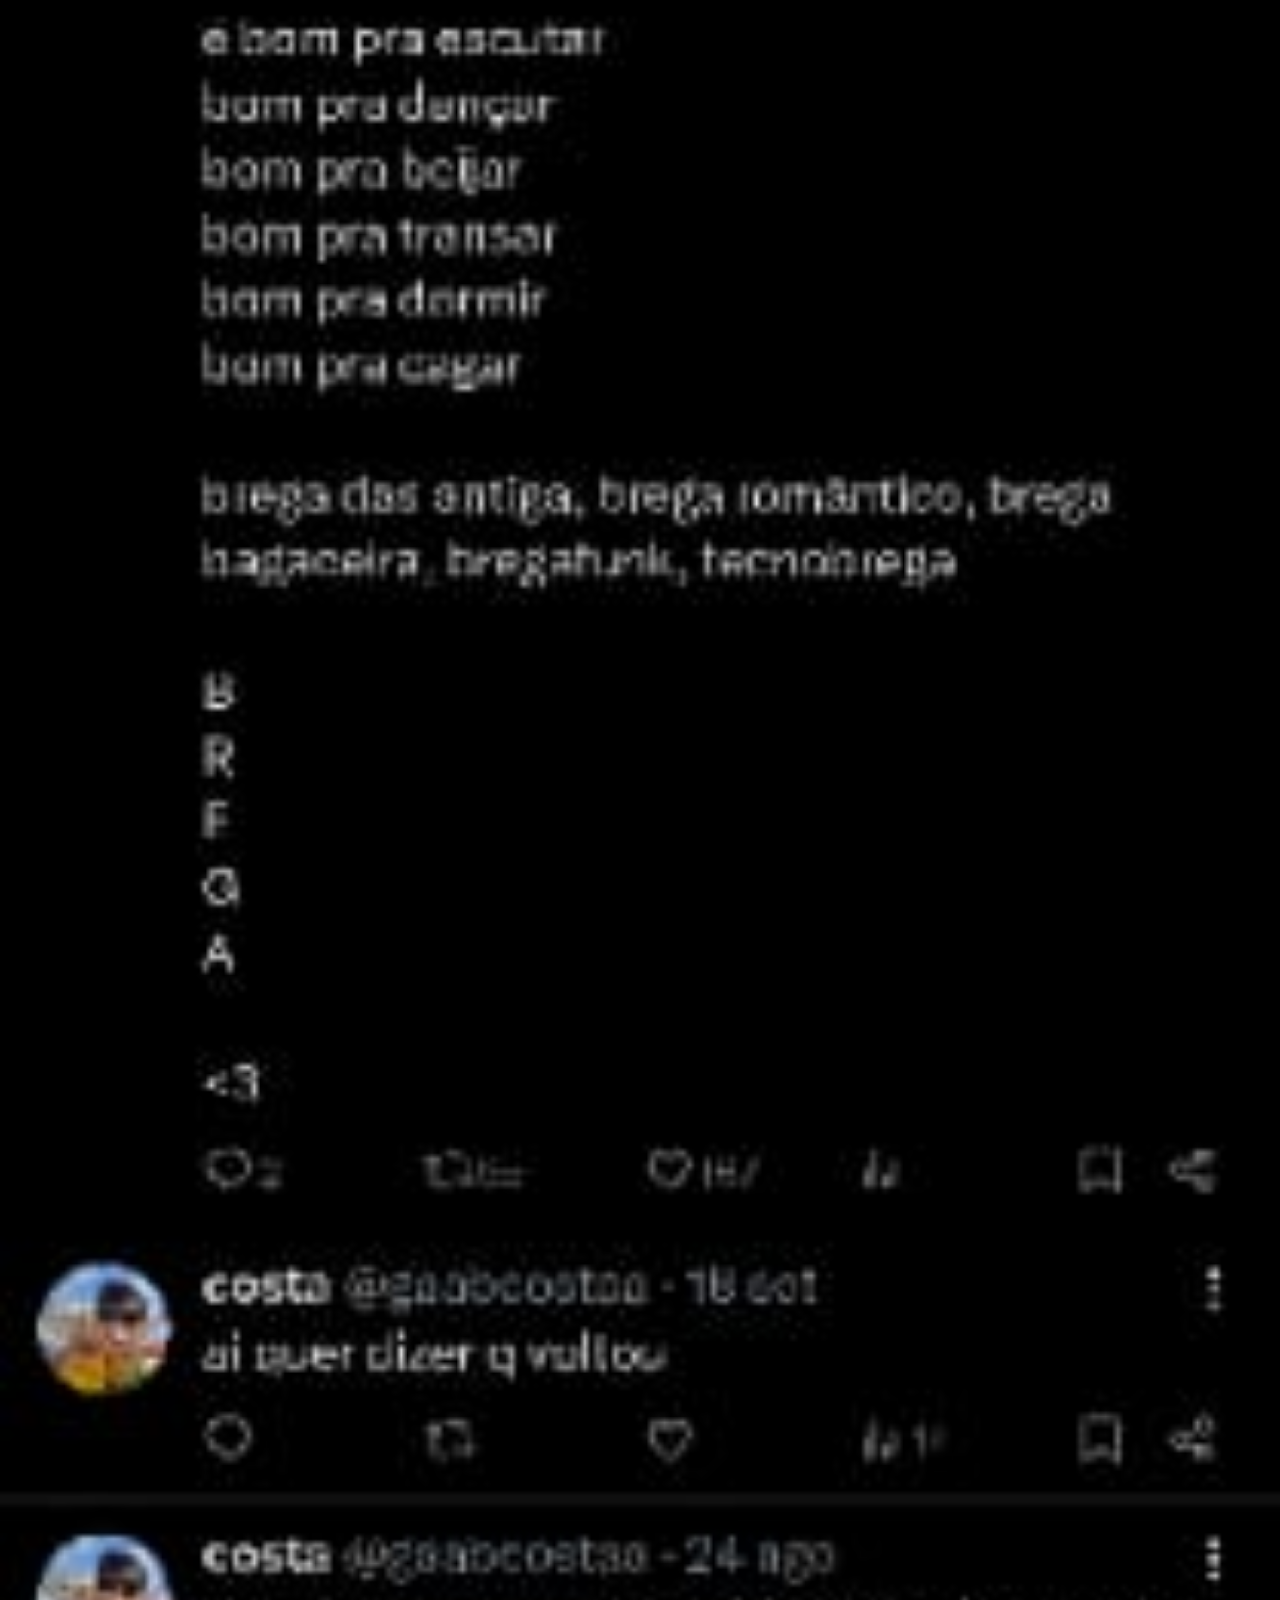
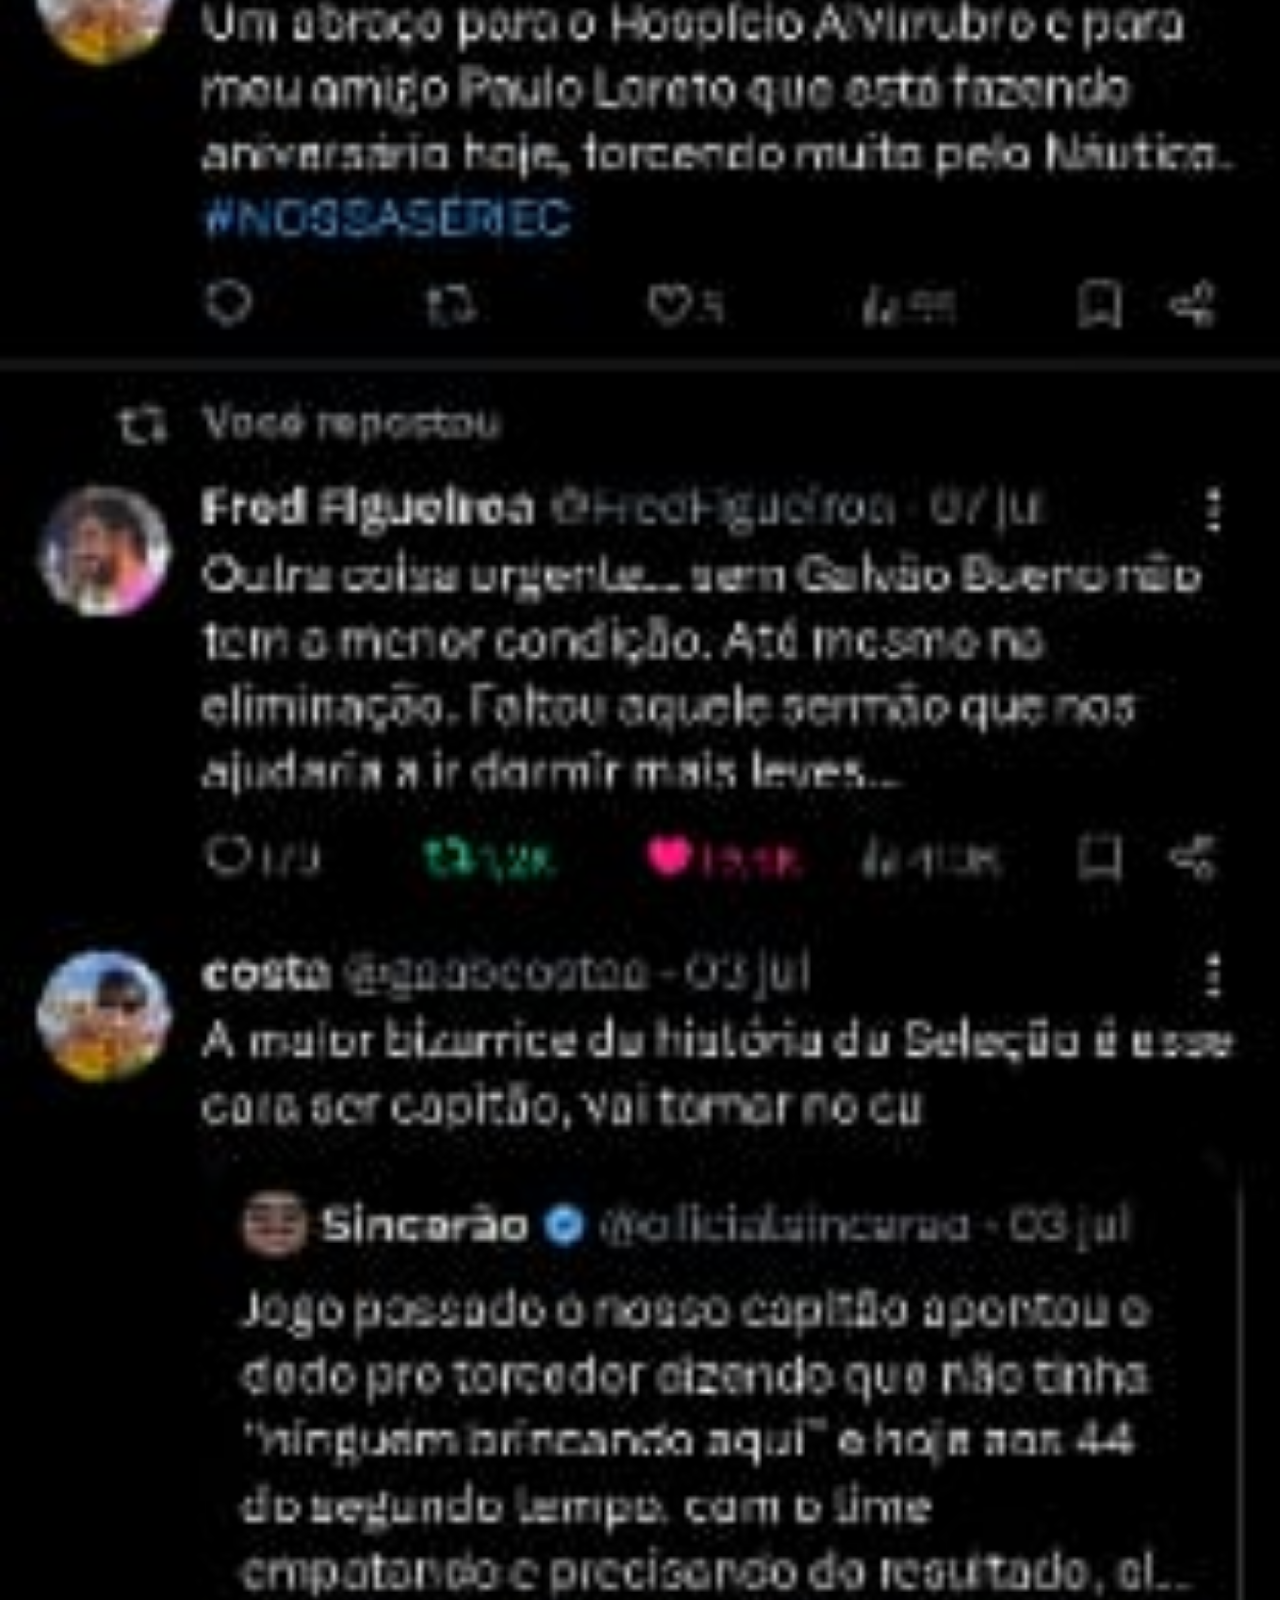
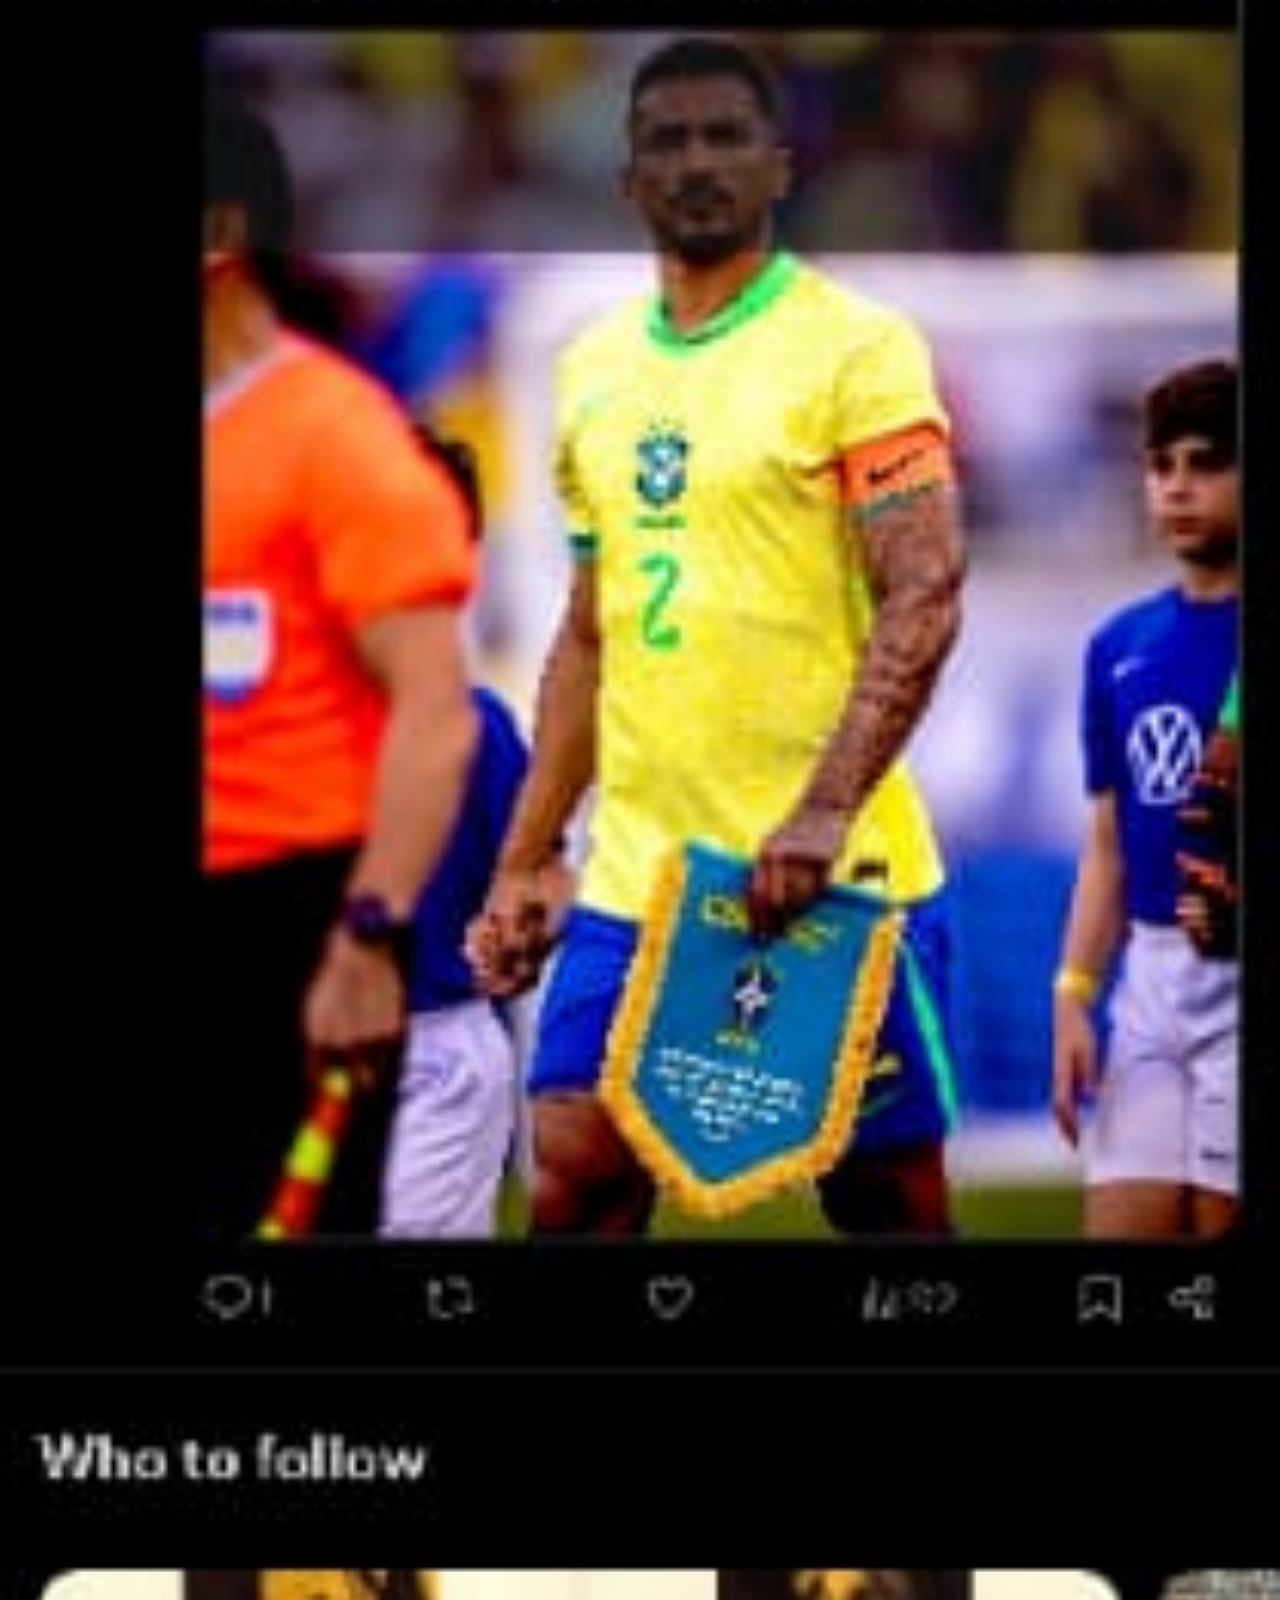
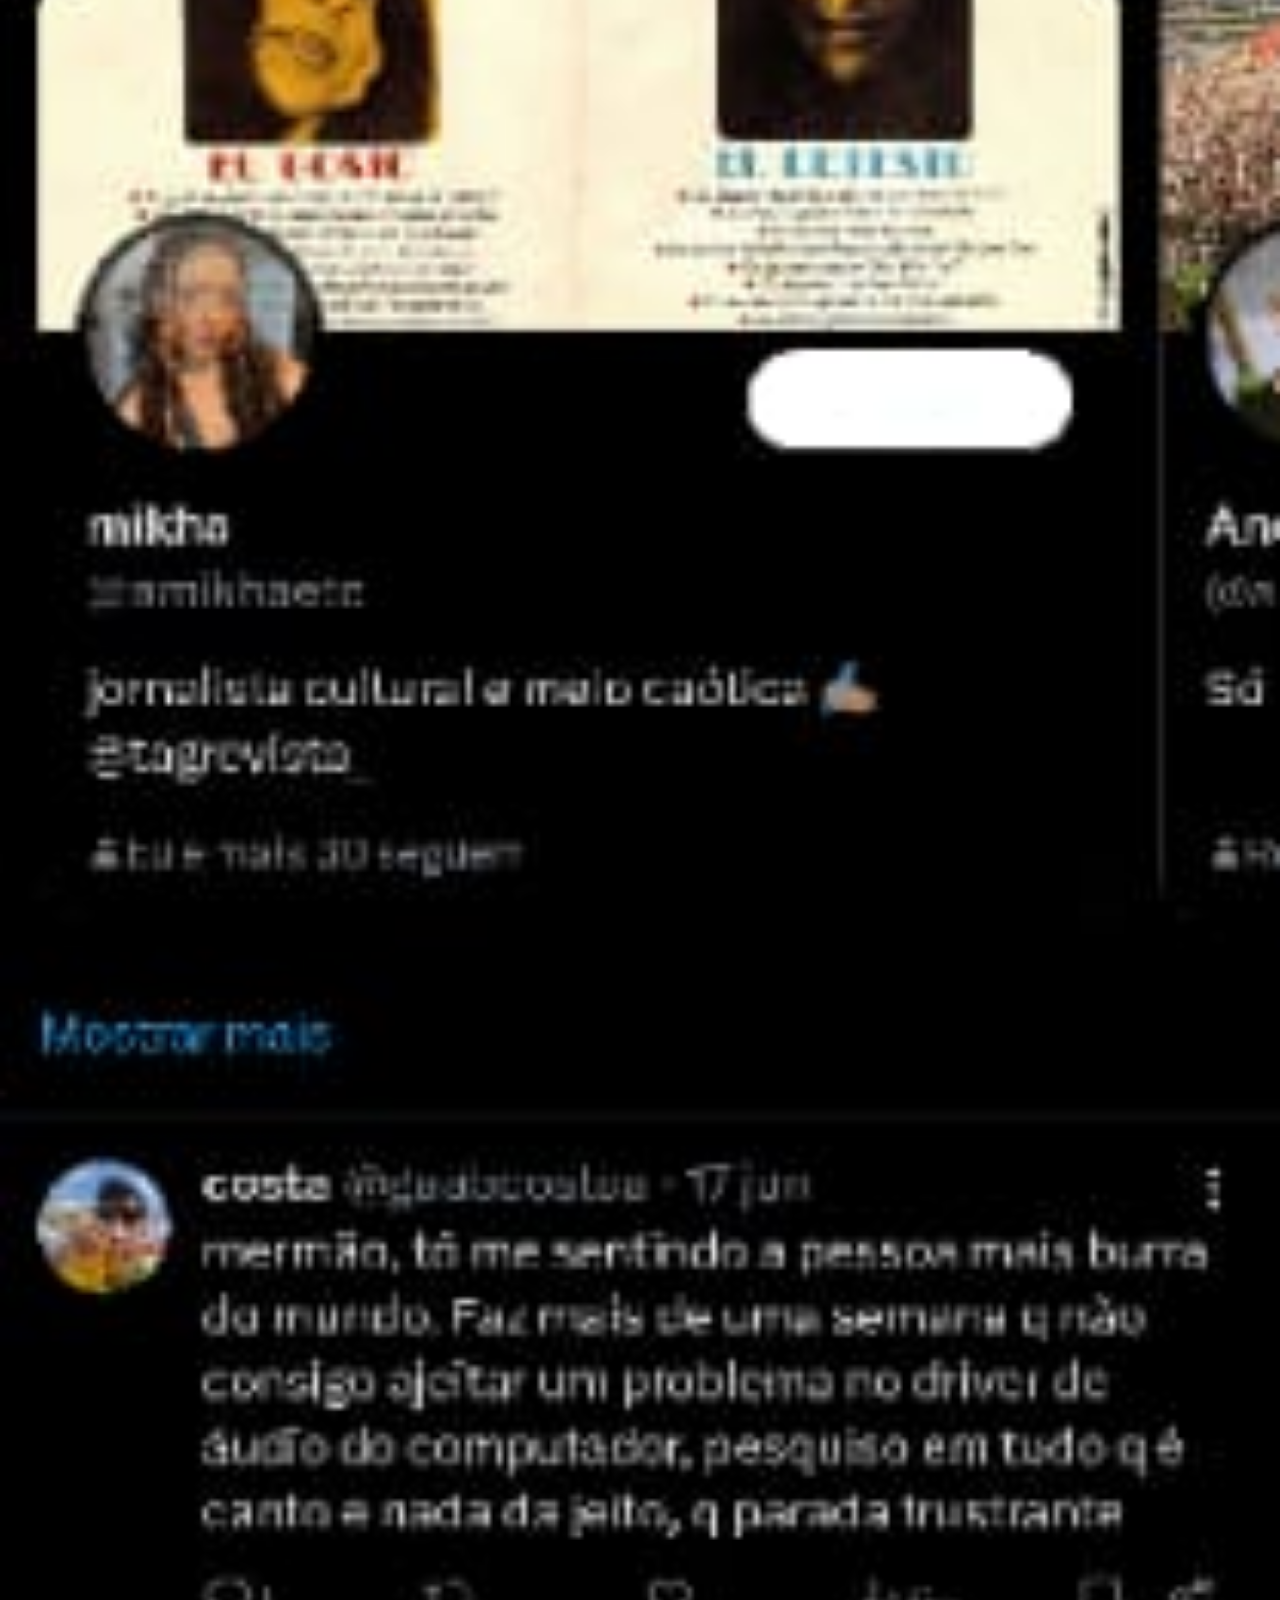
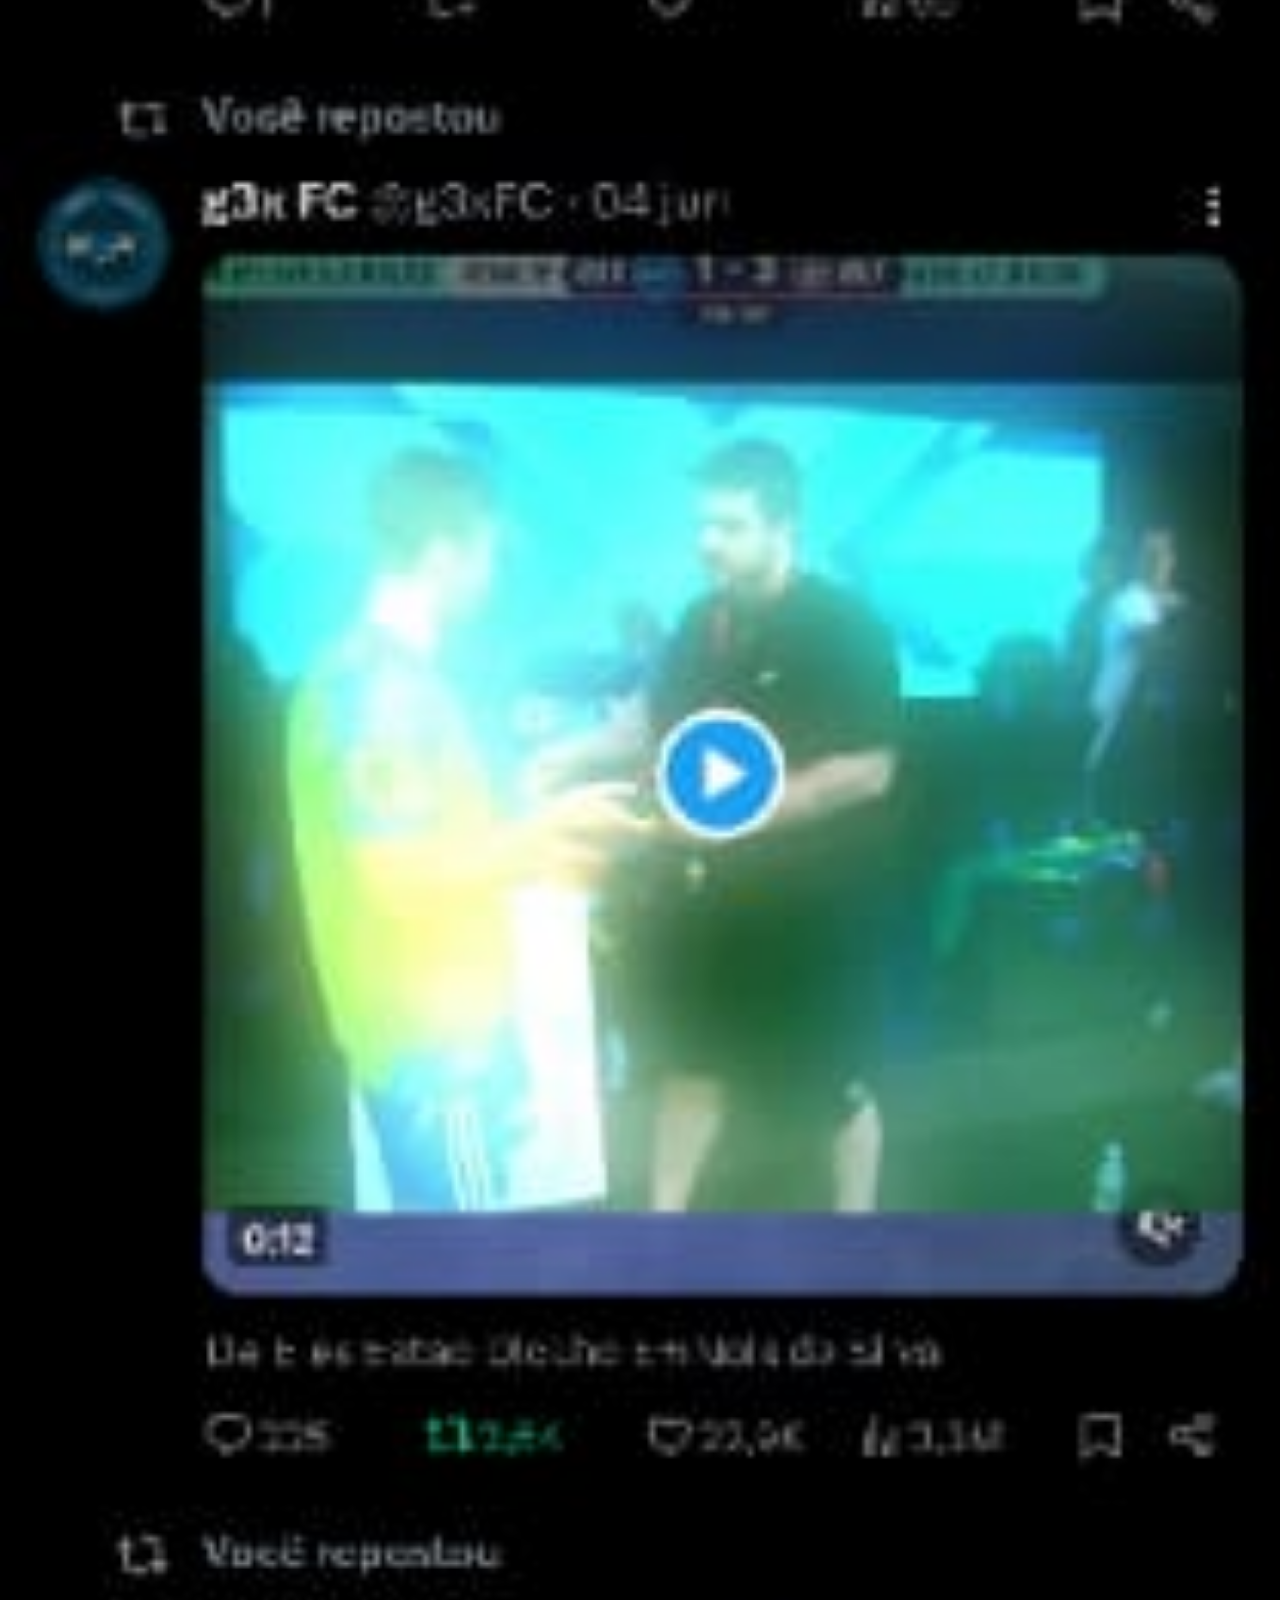
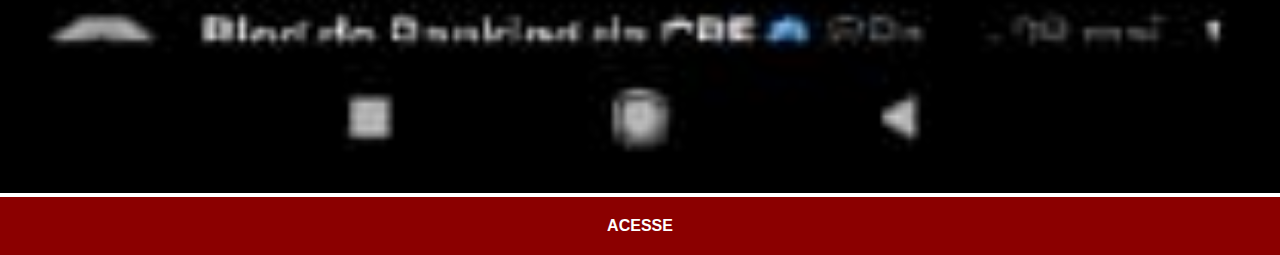
<file: twitter.html>
<!DOCTYPE html>
<html lang="pt-br">
<head>
    <meta charset="UTF-8">
    <meta name="viewport" content="width=device-width, initial-scale=1.0">
    <title>Twitter</title>
    <link rel="stylesheet" href="estilos/social.css">
</head>
<body>
    <img src="imagens/twitter.jpeg" alt="Twitter">
    <a href="https://x.com/gaabcostaa" target="_blank">ACESSE</a>
</body>
</html>
</file>
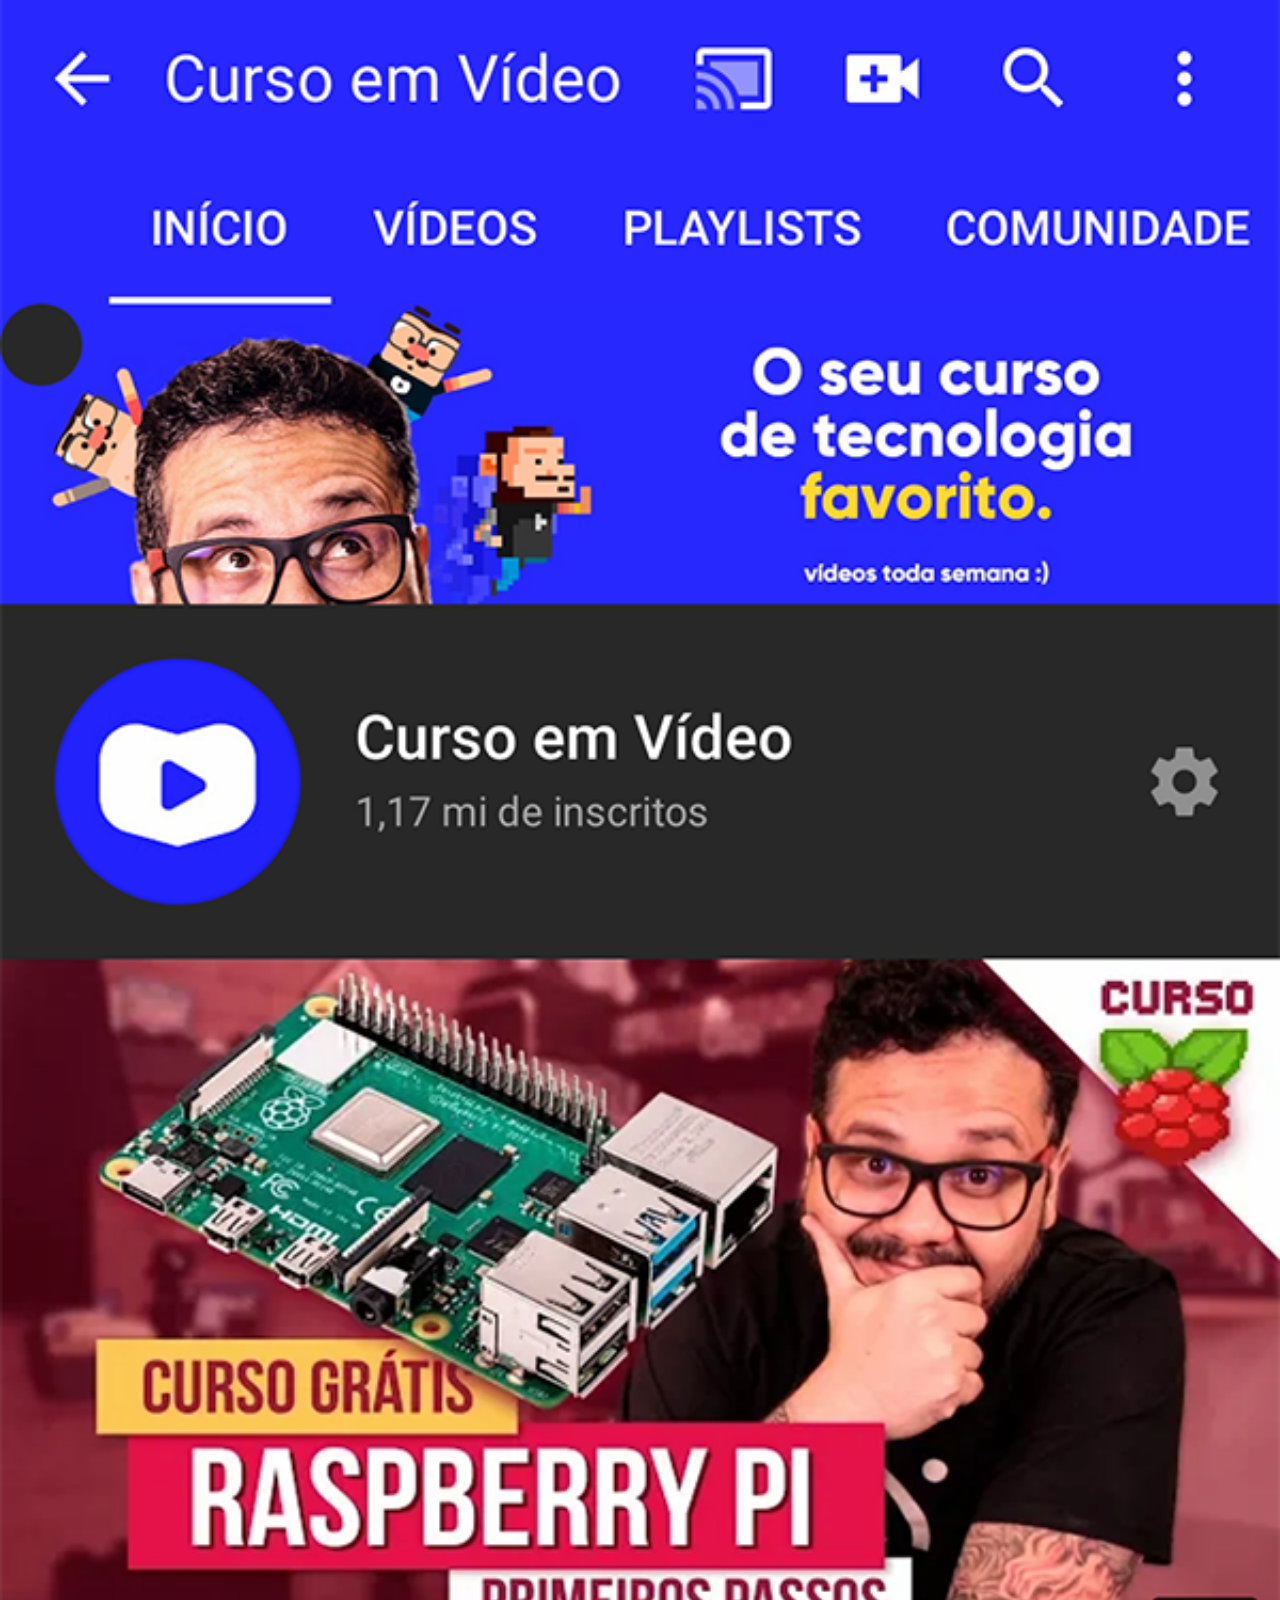
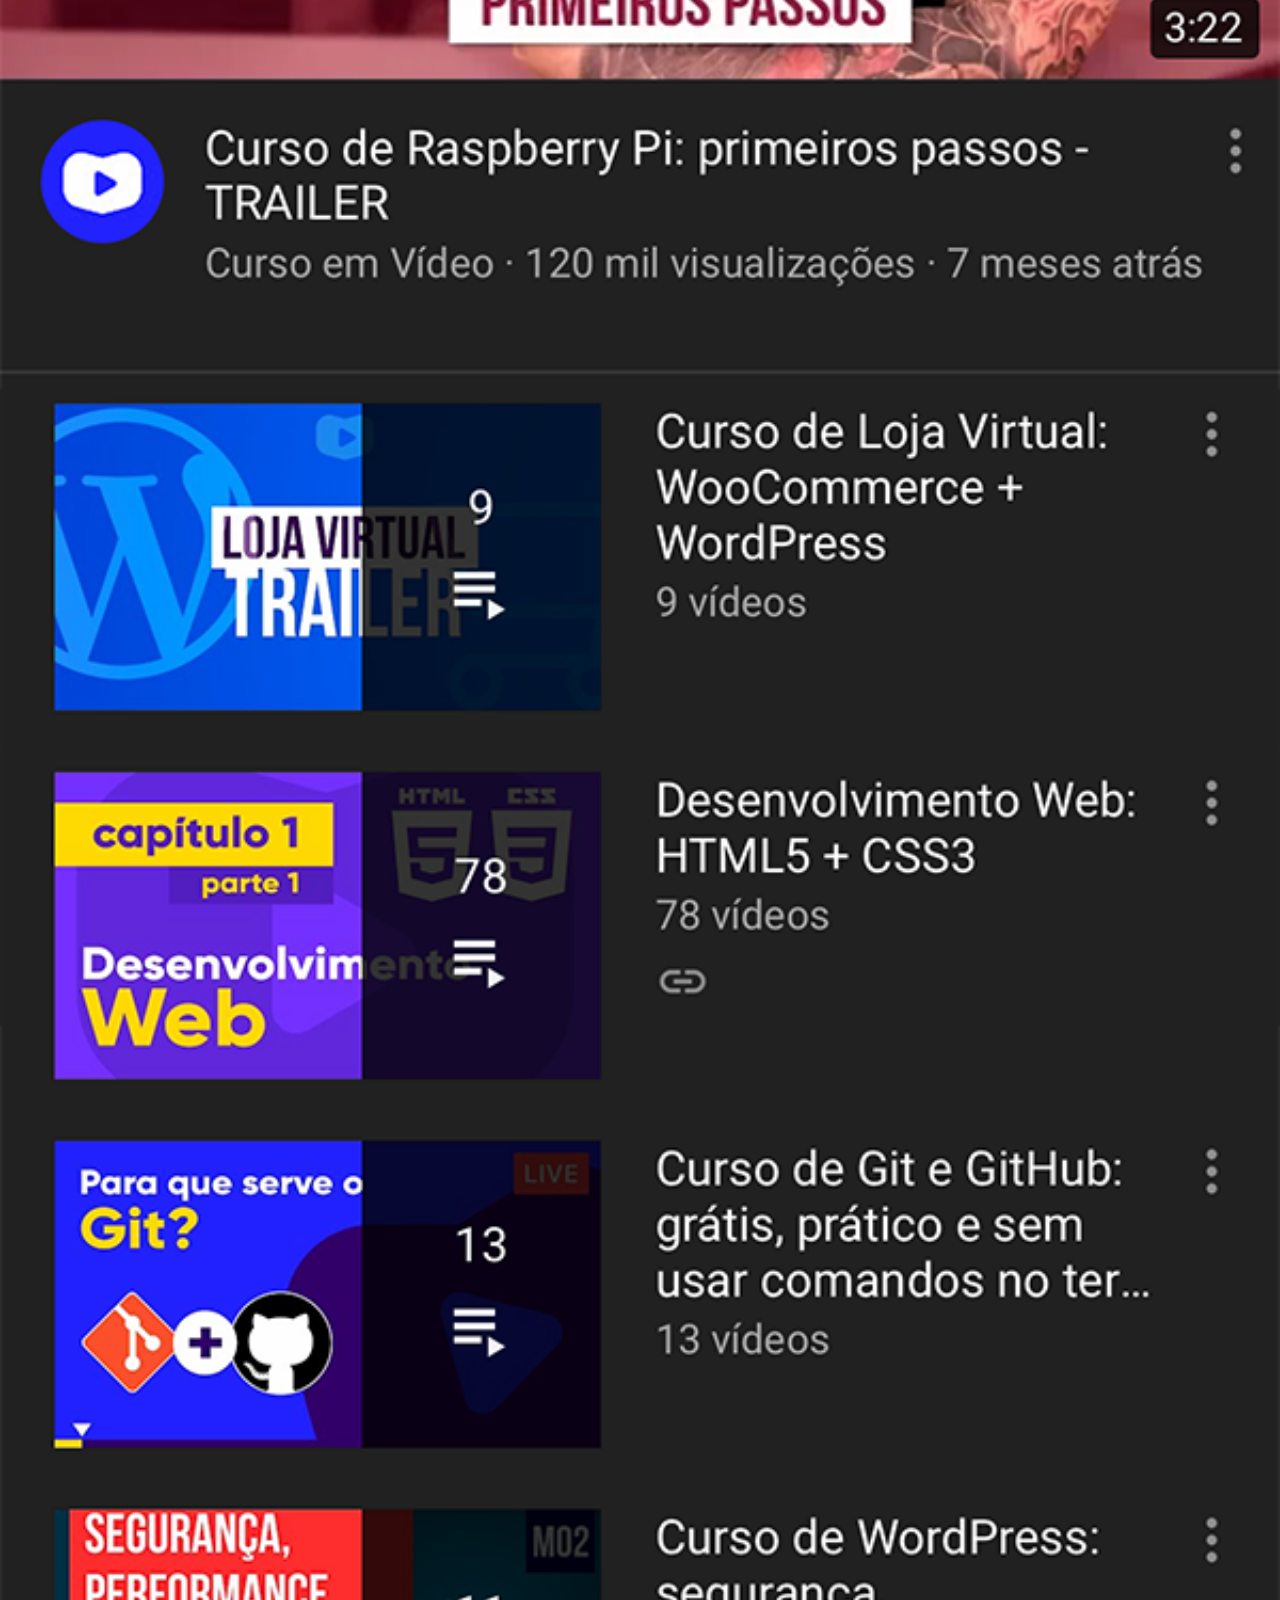
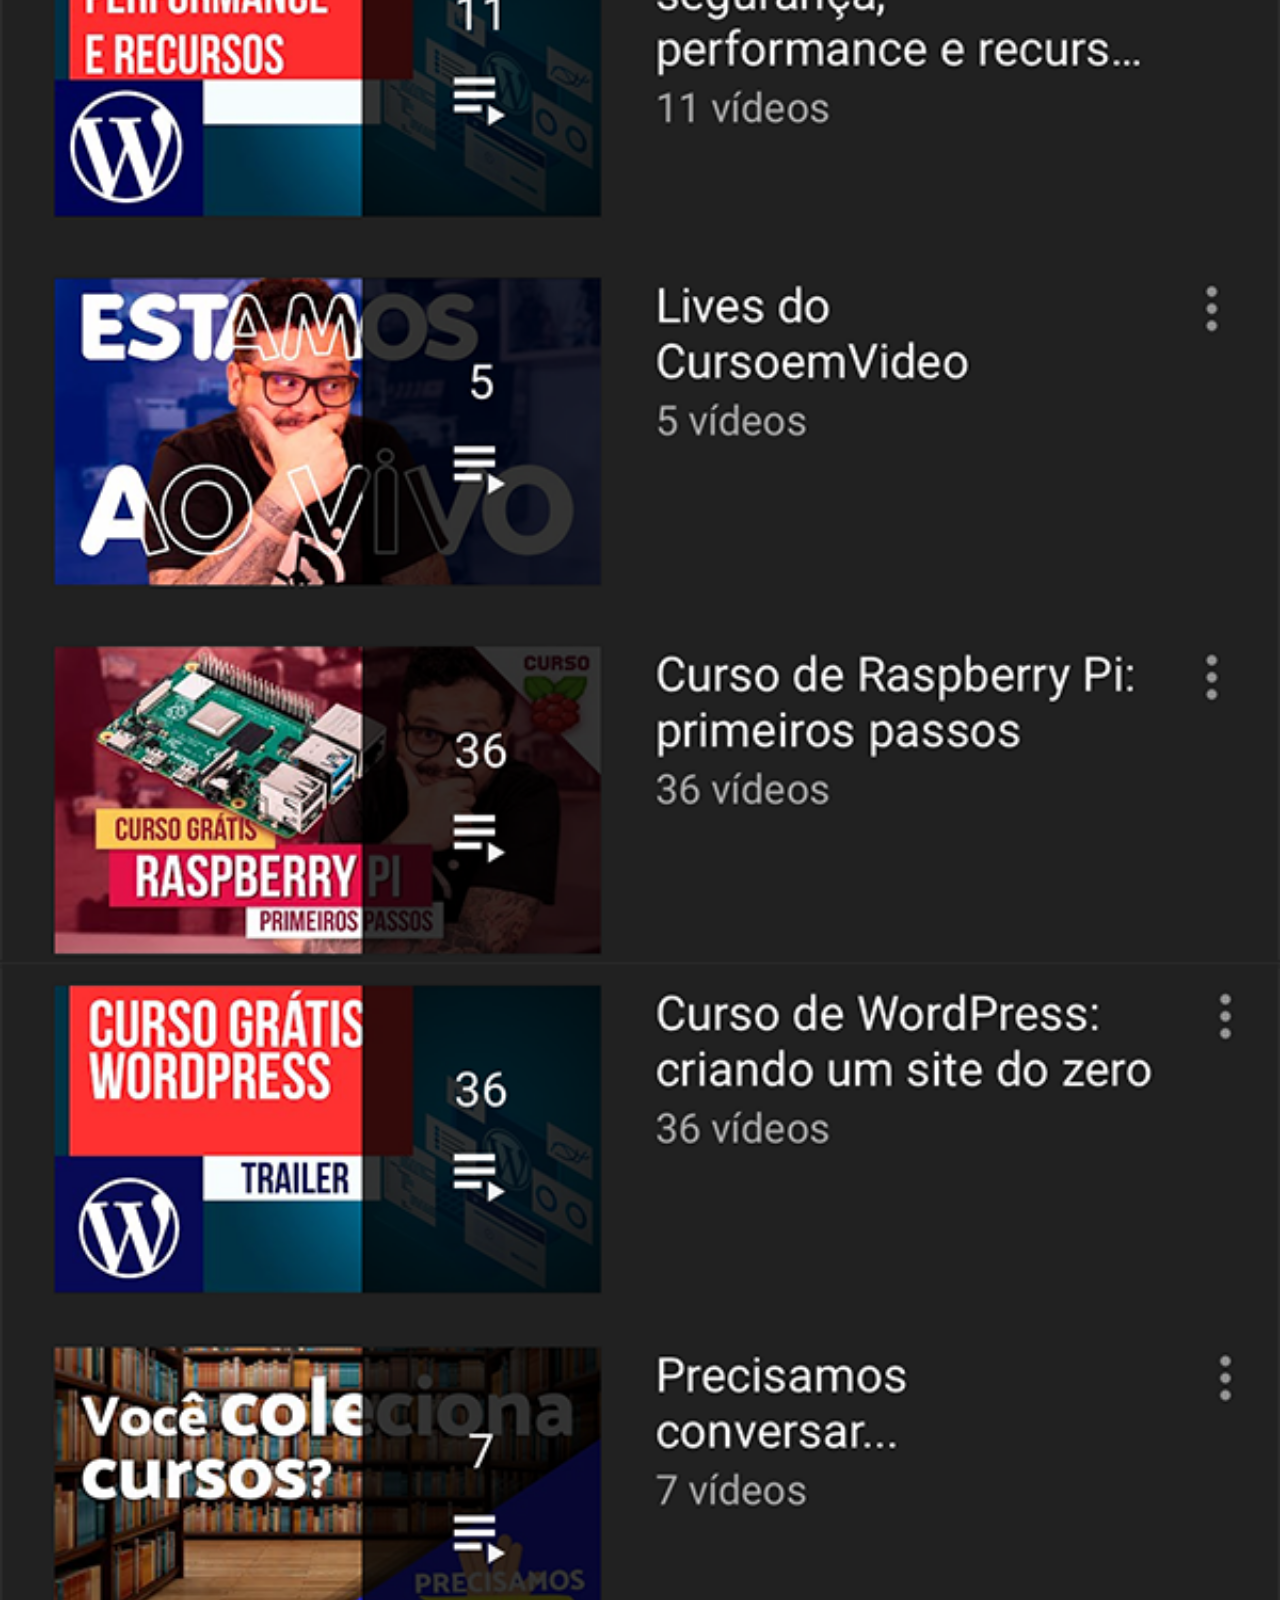
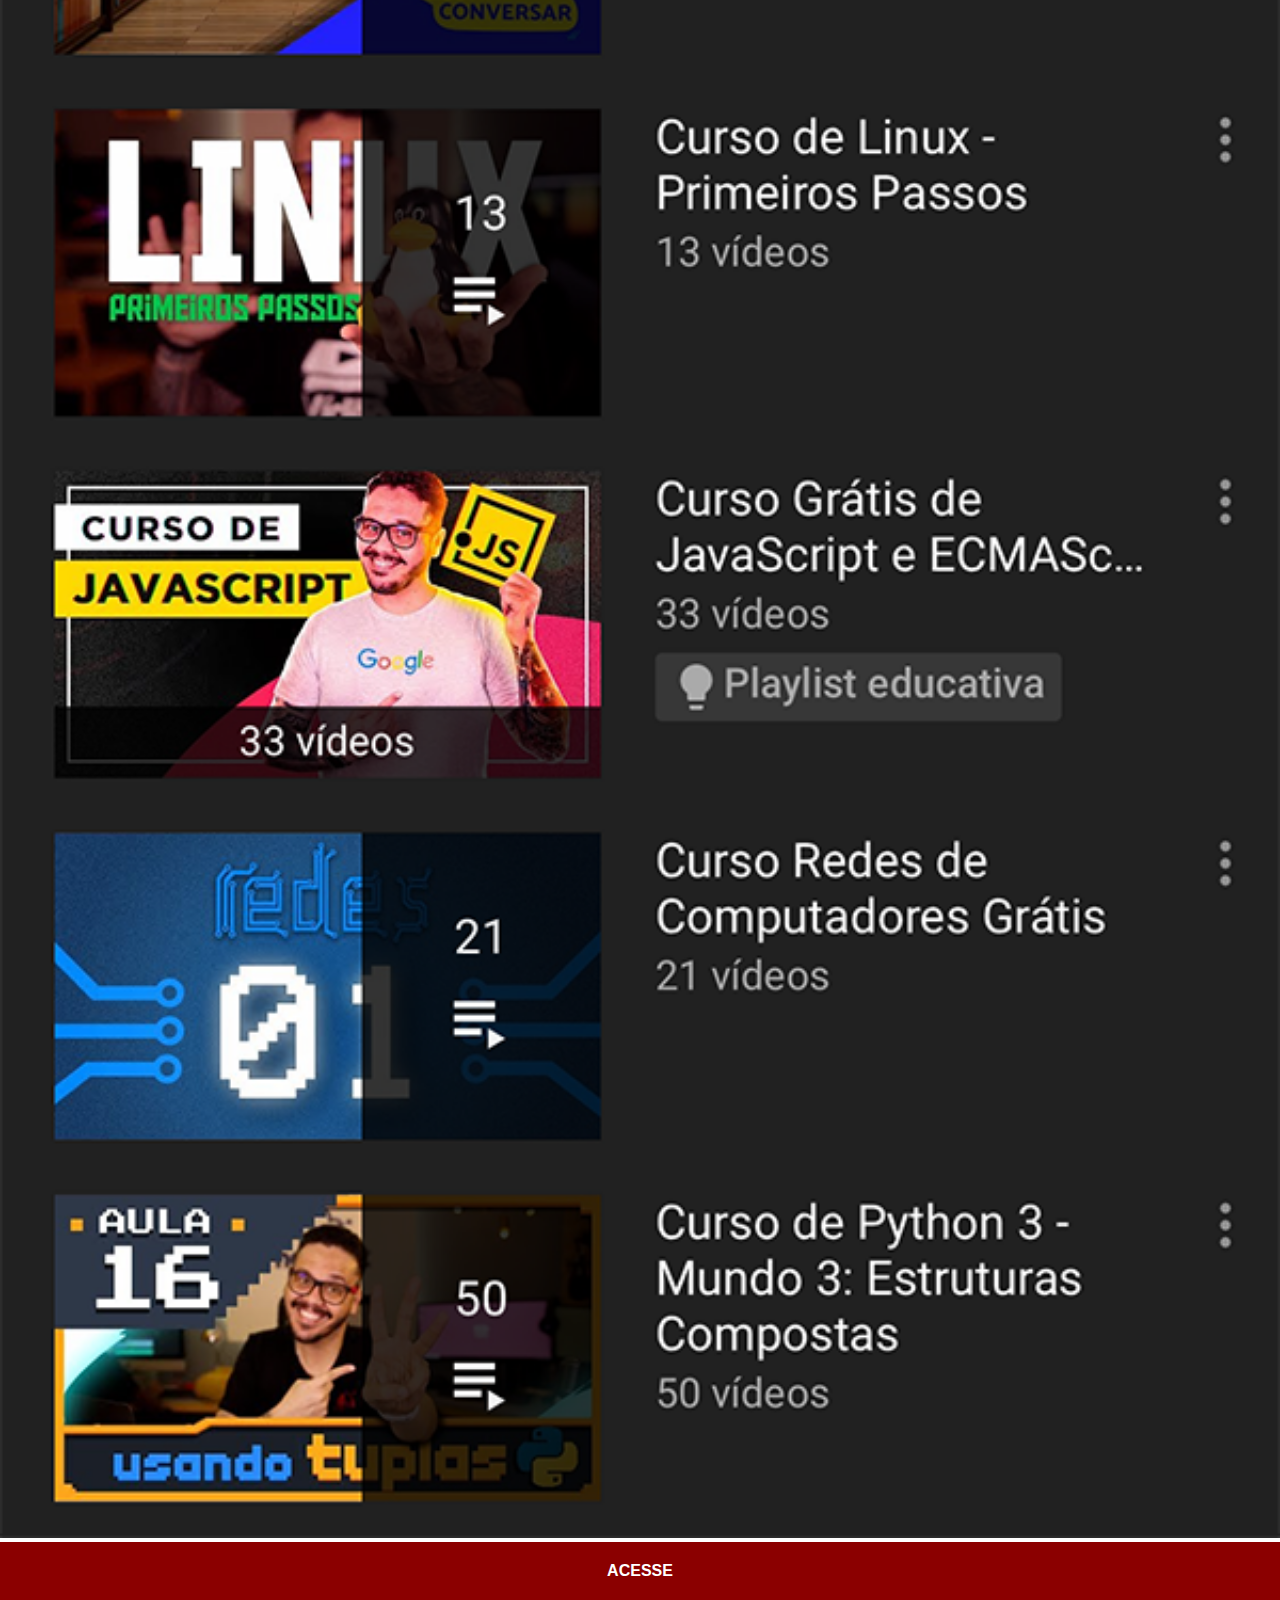
<file: youtube.html>
<!DOCTYPE html>
<html lang="pt-br">
<head>
    <meta charset="UTF-8">
    <meta name="viewport" content="width=device-width, initial-scale=1.0">
    <title>YouTube</title>
    <link rel="stylesheet" href="estilos/social.css">
</head>
<body>
    <img src="imagens/tela-youtube.png" alt="YouTube">
    <a href="https://www.youtube.com/c/CursoemV%C3%ADdeo" target="_blank">ACESSE</a>
</body>
</html>
</file>
<file: estilos/style.css>
* {
    margin: 0px;
    padding: 0px;
    font-family: Arial, Helvetica, sans-serif;
}

html, body {
    height: 100vh;
    width: 100vw;
    background-color: black;
}

body {
    background: url('../imagens/fundo-madeira.jpg') no-repeat top center fixed;
    background-size: cover;
}

main {
    position: relative;
    height: 100vh;
}

section#telefone {
    position: absolute;
    top: 50%;
    left: 50%;
    transform: translate(-50%, -50%);
    height: 627px;
    width: 311px;
    background: url('../imagens/frame-iphone.png') no-repeat;
}

iframe#tela {
    position: relative;
    top: 80px;
    left: 22px;
    height: 471px;
    width: 267px;
}

section#redes-sociais {
    text-align: center;
}

section#redes-sociais img {
    width: 50px;
    margin: 10px;
    border-radius: 50%;
    box-shadow: 2px 2px 5px rgba(0, 0, 0, 0.500);
    box-sizing: border-box;
}

section#redes-sociais img:hover {
    border: 2px solid rgba(255, 255, 255, 0.637);
    transform: translate(-3px, -3px);
    box-shadow: 5px 5px 10px rgba(0, 0, 0, 0.616);
    transition: transform 0.2s, border .1s;
}
</file>
<file: estilos/social.css>
* {
    margin: 0px;
    padding: 0px;
    font-family: Arial, Helvetica, sans-serif;
}

::-webkit-scrollbar {
    width: 0px;
    height: 0px;
}

img {
    width: 100vw;
}

a {
    display: block;
    background-color: darkred;
    color: white;
    padding: 20px;
    text-align: center;
    font-weight: bolder;
    text-decoration: none;
}

a:hover {
    background-color: red;
}
</file>
